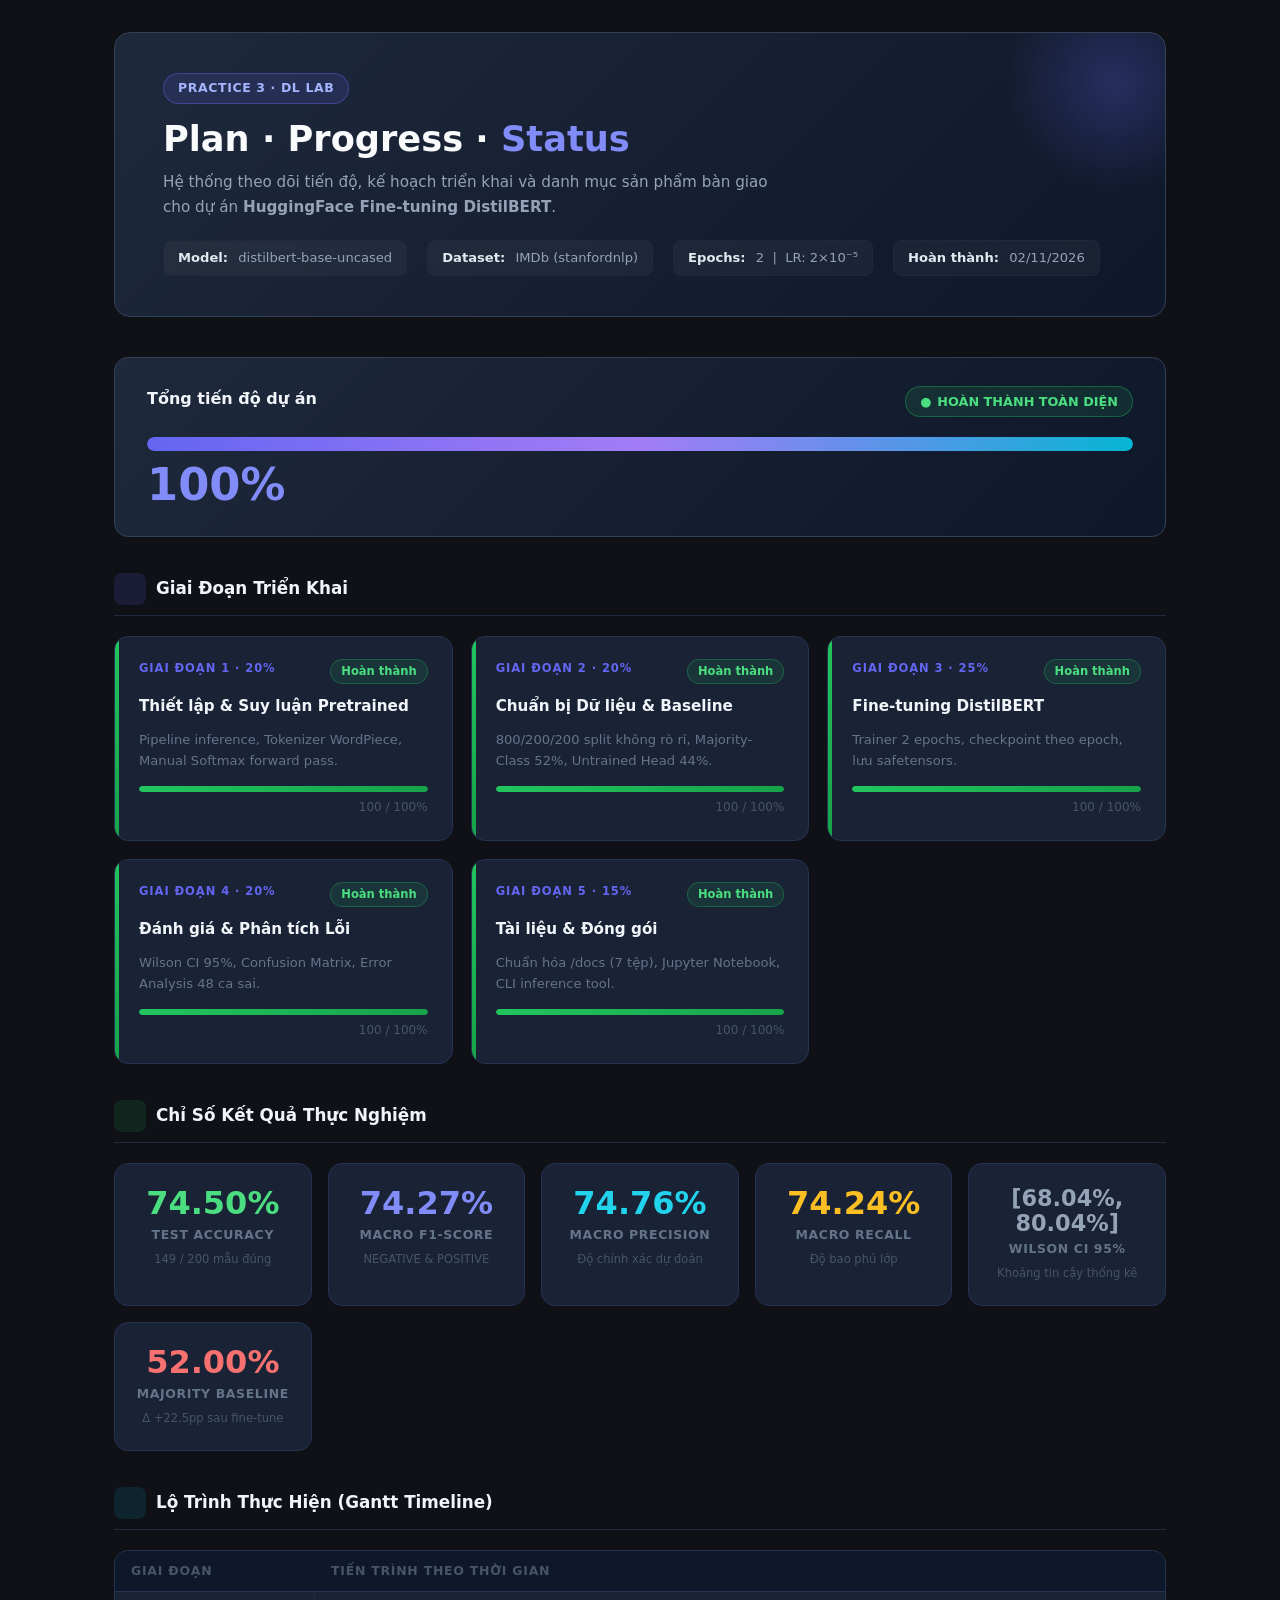
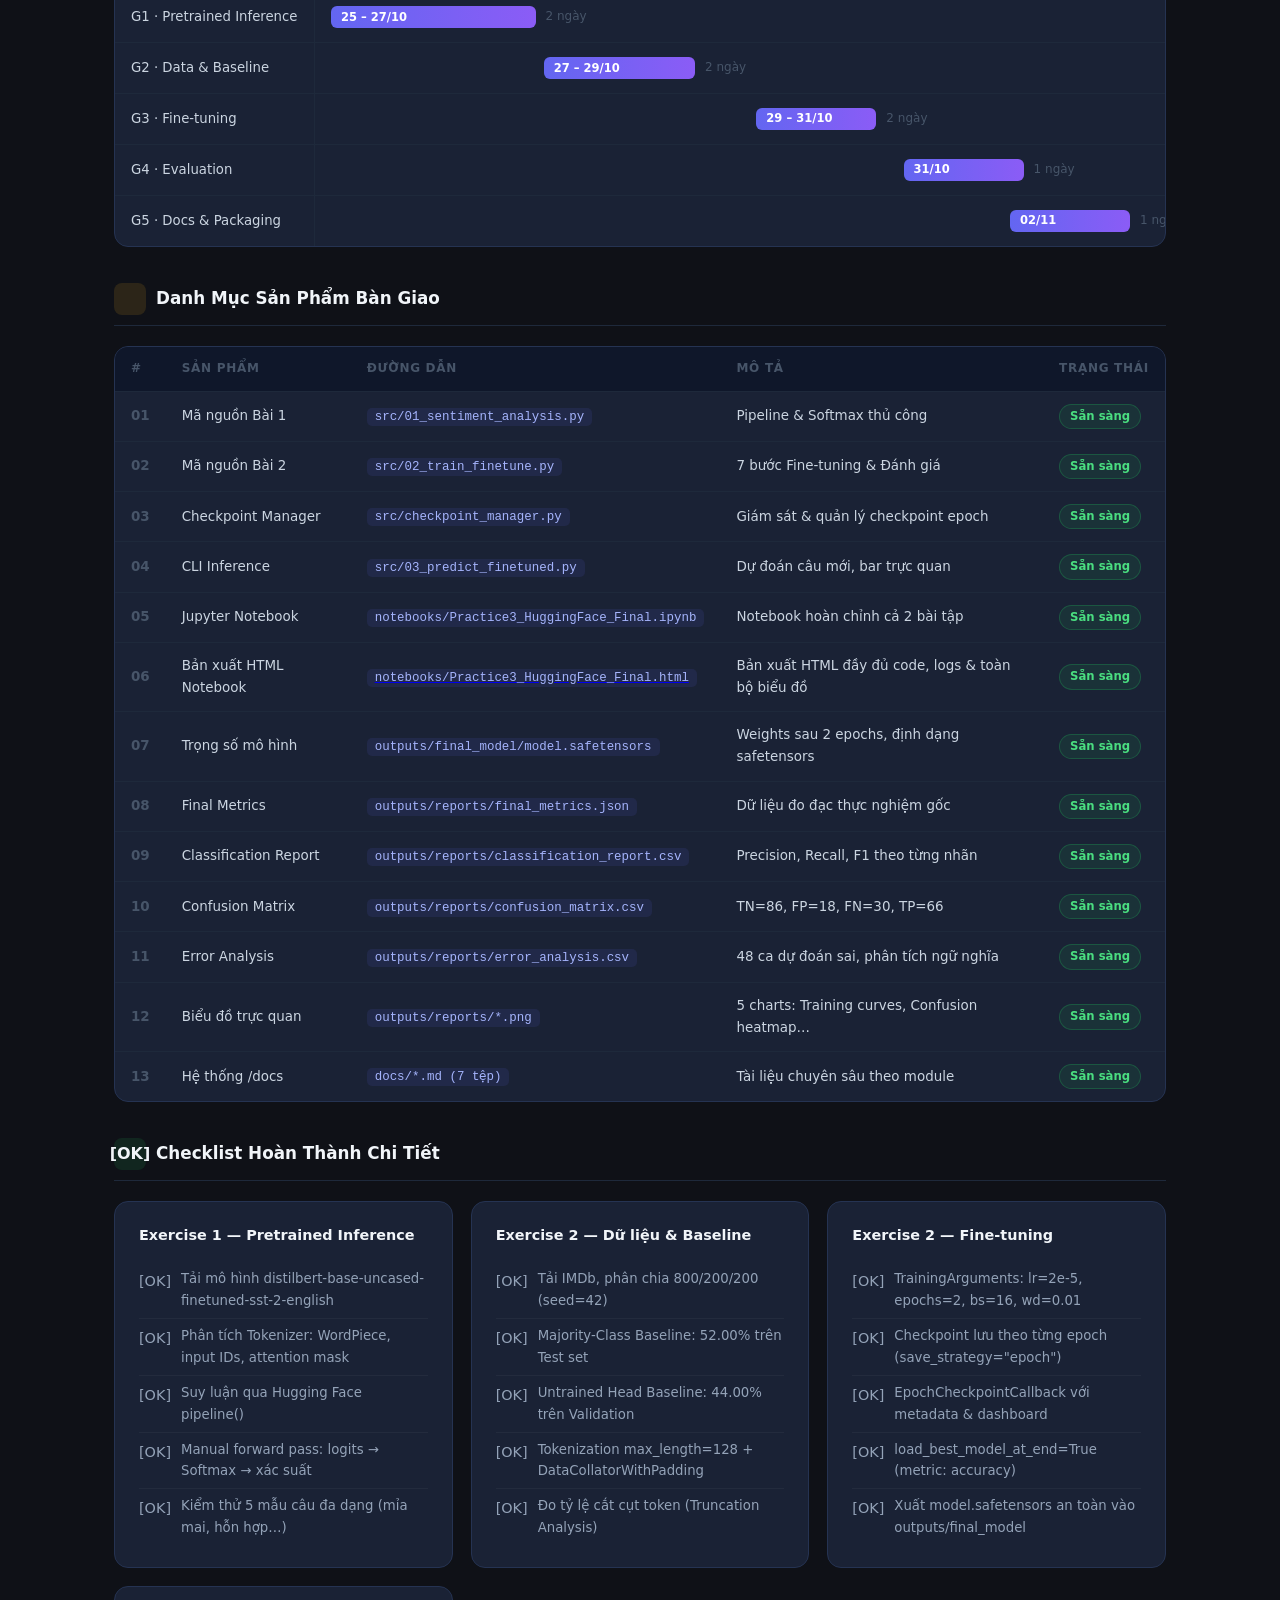
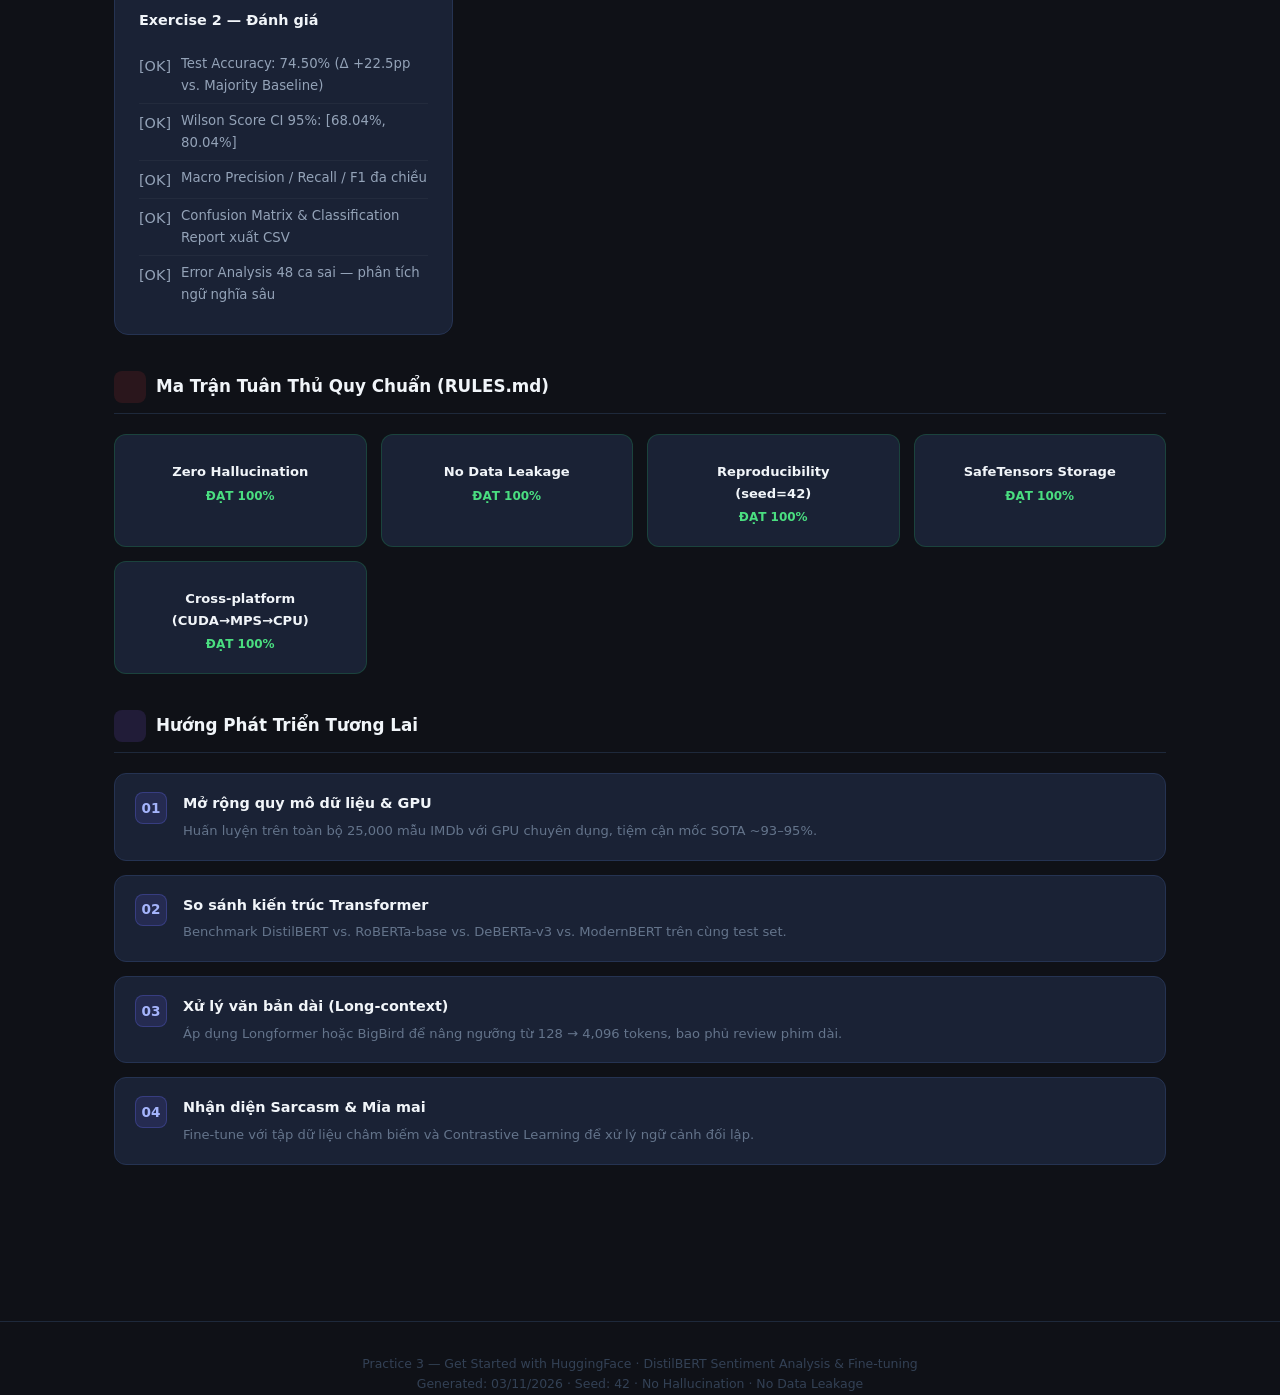
<file: docs/plan-progress-status.html>
<!DOCTYPE html>
<html lang="vi">
<head>
  <meta charset="UTF-8" />
  <meta name="viewport" content="width=device-width, initial-scale=1.0" />
  <title>Plan · Progress · Status — Practice 3: HuggingFace Fine-tuning</title>
  <style>
    /* ─── Reset & Base ─────────────────────────────────────── */
    *, *::before, *::after { box-sizing: border-box; margin: 0; padding: 0; }
    html { scroll-behavior: smooth; }
    body {
      font-family: 'Segoe UI', system-ui, -apple-system, sans-serif;
      background: #0f1117;
      color: #e2e8f0;
      line-height: 1.65;
      min-height: 100vh;
    }

    /* ─── Layout ────────────────────────────────────────────── */
    .page-wrap { max-width: 1100px; margin: 0 auto; padding: 32px 24px 80px; }

    /* ─── Header ────────────────────────────────────────────── */
    header {
      background: linear-gradient(135deg, #1e293b 0%, #0f172a 100%);
      border: 1px solid #334155;
      border-radius: 16px;
      padding: 40px 48px;
      margin-bottom: 40px;
      position: relative;
      overflow: hidden;
    }
    header::before {
      content: '';
      position: absolute;
      top: -60px; right: -60px;
      width: 220px; height: 220px;
      background: radial-gradient(circle, rgba(99,102,241,.25) 0%, transparent 70%);
      border-radius: 50%;
    }
    .header-badge {
      display: inline-flex; align-items: center; gap: 8px;
      background: rgba(99,102,241,.15); border: 1px solid rgba(99,102,241,.4);
      color: #a5b4fc; border-radius: 999px;
      padding: 4px 14px; font-size: .78rem; font-weight: 600;
      letter-spacing: .05em; text-transform: uppercase; margin-bottom: 14px;
    }
    header h1 {
      font-size: clamp(1.5rem, 3.5vw, 2.2rem);
      font-weight: 800;
      color: #f8fafc;
      line-height: 1.2;
      margin-bottom: 10px;
    }
    header h1 span { color: #818cf8; }
    header p { color: #94a3b8; font-size: .95rem; max-width: 620px; }
    .header-meta {
      margin-top: 20px;
      display: flex; flex-wrap: wrap; gap: 20px;
    }
    .meta-pill {
      display: flex; align-items: center; gap: 6px;
      background: rgba(255,255,255,.04); border: 1px solid #1e293b;
      border-radius: 8px; padding: 6px 14px; font-size: .82rem; color: #94a3b8;
    }
    .meta-pill strong { color: #e2e8f0; }

    /* ─── Section title ─────────────────────────────────────── */
    .section-title {
      display: flex; align-items: center; gap: 10px;
      font-size: 1.05rem; font-weight: 700; color: #f1f5f9;
      margin-bottom: 20px; padding-bottom: 10px;
      border-bottom: 1px solid #1e293b;
    }
    .section-icon {
      width: 32px; height: 32px; border-radius: 8px;
      display: flex; align-items: center; justify-content: center;
      font-size: 1rem; flex-shrink: 0;
    }

    /* ─── Overall Progress Card ─────────────────────────────── */
    .overall-card {
      background: linear-gradient(135deg, #1e293b, #0f172a);
      border: 1px solid #334155;
      border-radius: 14px;
      padding: 28px 32px;
      margin-bottom: 36px;
    }
    .overall-top { display: flex; justify-content: space-between; align-items: flex-start; flex-wrap: wrap; gap: 12px; margin-bottom: 20px; }
    .overall-label { font-size: 1rem; font-weight: 700; color: #f1f5f9; }
    .overall-status {
      display: inline-flex; align-items: center; gap: 6px;
      background: rgba(34,197,94,.12); border: 1px solid rgba(34,197,94,.35);
      color: #4ade80; border-radius: 999px; padding: 4px 14px; font-size: .8rem; font-weight: 700;
    }
    .overall-status::before { content: '●'; animation: pulse 2s infinite; }
    @keyframes pulse { 0%,100%{opacity:1} 50%{opacity:.4} }
    .big-progress-bar { background: #1e293b; border-radius: 999px; height: 14px; overflow: hidden; }
    .big-progress-fill {
      height: 100%; border-radius: 999px;
      background: linear-gradient(90deg, #6366f1, #8b5cf6, #06b6d4);
      width: 0%; transition: width 1.4s cubic-bezier(.4,0,.2,1);
      position: relative;
    }
    .big-progress-fill::after {
      content: ''; position: absolute; top: 0; left: 0; right: 0; bottom: 0;
      background: linear-gradient(90deg, transparent, rgba(255,255,255,.2), transparent);
      animation: shimmer 2.2s infinite;
    }
    @keyframes shimmer { 0%{transform:translateX(-100%)} 100%{transform:translateX(100%)} }
    .overall-pct { font-size: 2.8rem; font-weight: 900; color: #818cf8; line-height: 1; margin-top: 12px; }

    /* ─── Phase Grid ─────────────────────────────────────────── */
    .phases-grid {
      display: grid;
      grid-template-columns: repeat(auto-fit, minmax(300px, 1fr));
      gap: 18px;
      margin-bottom: 36px;
    }
    .phase-card {
      background: #1a2235;
      border: 1px solid #253352;
      border-radius: 14px;
      padding: 22px 24px;
      transition: border-color .2s, transform .2s;
      position: relative;
      overflow: hidden;
    }
    .phase-card:hover { border-color: #6366f1; transform: translateY(-2px); }
    .phase-card.done::before {
      content: ''; position: absolute; top: 0; left: 0;
      width: 4px; height: 100%;
      background: linear-gradient(180deg, #22c55e, #16a34a);
      border-radius: 14px 0 0 14px;
    }
    .phase-header { display: flex; align-items: flex-start; justify-content: space-between; gap: 8px; margin-bottom: 10px; }
    .phase-num {
      font-size: .72rem; font-weight: 800; letter-spacing: .08em;
      text-transform: uppercase; color: #6366f1;
    }
    .phase-tag {
      font-size: .72rem; font-weight: 700; padding: 2px 10px;
      border-radius: 999px; white-space: nowrap;
    }
    .tag-done { background: rgba(34,197,94,.12); color: #4ade80; border: 1px solid rgba(34,197,94,.3); }
    .phase-name { font-size: .95rem; font-weight: 700; color: #f1f5f9; margin-bottom: 10px; }
    .phase-desc { font-size: .82rem; color: #64748b; margin-bottom: 14px; }
    .phase-bar-wrap { background: #0f172a; border-radius: 999px; height: 6px; overflow: hidden; }
    .phase-bar {
      height: 100%; border-radius: 999px;
      background: linear-gradient(90deg, #22c55e, #16a34a);
      width: 0%; transition: width 1.4s cubic-bezier(.4,0,.2,1);
    }
    .phase-weight { font-size: .75rem; color: #475569; margin-top: 6px; text-align: right; }

    /* ─── Gantt Timeline ─────────────────────────────────────── */
    .section { margin-bottom: 36px; }
    .gantt-wrap {
      background: #1a2235; border: 1px solid #253352; border-radius: 14px; overflow: hidden;
    }
    .gantt-header {
      display: grid; grid-template-columns: 200px 1fr;
      background: #0f172a; border-bottom: 1px solid #253352; font-size: .78rem; font-weight: 700; color: #475569; text-transform: uppercase; letter-spacing: .06em;
    }
    .gantt-header div { padding: 10px 16px; }
    .gantt-row {
      display: grid; grid-template-columns: 200px 1fr;
      border-bottom: 1px solid #1e293b; align-items: center;
    }
    .gantt-row:last-child { border-bottom: none; }
    .gantt-label { padding: 14px 16px; font-size: .83rem; color: #cbd5e1; font-weight: 500; border-right: 1px solid #1e293b; }
    .gantt-track { padding: 10px 16px; }
    .gantt-bar-container { display: flex; align-items: center; gap: 10px; }
    .gantt-bar {
      height: 22px; border-radius: 6px;
      background: linear-gradient(90deg, #6366f1, #8b5cf6);
      display: flex; align-items: center; padding: 0 10px;
      font-size: .72rem; font-weight: 700; color: #fff; white-space: nowrap;
      opacity: 0; transform: scaleX(0); transform-origin: left;
      transition: opacity .5s, transform .8s cubic-bezier(.4,0,.2,1);
      min-width: 120px;
    }
    .gantt-bar.visible { opacity: 1; transform: scaleX(1); }
    .gantt-date { font-size: .75rem; color: #475569; white-space: nowrap; }

    /* ─── Metrics Row ────────────────────────────────────────── */
    .metrics-grid {
      display: grid;
      grid-template-columns: repeat(auto-fit, minmax(170px, 1fr));
      gap: 16px;
      margin-bottom: 36px;
    }
    .metric-card {
      background: #1a2235; border: 1px solid #253352; border-radius: 14px;
      padding: 22px 20px; text-align: center;
      transition: border-color .2s;
    }
    .metric-card:hover { border-color: #6366f1; }
    .metric-value { font-size: 2rem; font-weight: 900; color: #818cf8; line-height: 1.1; margin-bottom: 4px; }
    .metric-value.green { color: #4ade80; }
    .metric-value.cyan { color: #22d3ee; }
    .metric-value.amber { color: #fbbf24; }
    .metric-label { font-size: .78rem; color: #64748b; font-weight: 600; text-transform: uppercase; letter-spacing: .05em; }
    .metric-sub { font-size: .72rem; color: #475569; margin-top: 4px; }

    /* ─── Deliverables Table ─────────────────────────────────── */
    .table-wrap {
      background: #1a2235; border: 1px solid #253352; border-radius: 14px;
      overflow: auto; margin-bottom: 36px;
    }
    table { width: 100%; border-collapse: collapse; font-size: .84rem; }
    thead { background: #0f172a; }
    thead th { padding: 12px 16px; text-align: left; font-size: .75rem; font-weight: 700; text-transform: uppercase; letter-spacing: .06em; color: #475569; white-space: nowrap; }
    tbody tr { border-top: 1px solid #1e293b; transition: background .15s; }
    tbody tr:hover { background: rgba(99,102,241,.06); }
    td { padding: 12px 16px; color: #cbd5e1; vertical-align: middle; }
    td:first-child { color: #475569; font-weight: 700; text-align: center; }
    .code-path { font-family: 'Consolas', 'Fira Code', monospace; font-size: .78rem; color: #a5b4fc; background: rgba(99,102,241,.1); padding: 2px 8px; border-radius: 5px; white-space: nowrap; }
    .badge-ready { display: inline-flex; align-items: center; gap: 5px; background: rgba(34,197,94,.1); color: #4ade80; border: 1px solid rgba(34,197,94,.25); border-radius: 999px; padding: 2px 10px; font-size: .73rem; font-weight: 700; white-space: nowrap; }

    /* ─── Checklist ──────────────────────────────────────────── */
    .checklist-grid {
      display: grid;
      grid-template-columns: repeat(auto-fit, minmax(320px, 1fr));
      gap: 18px;
      margin-bottom: 36px;
    }
    .checklist-card {
      background: #1a2235; border: 1px solid #253352; border-radius: 14px; padding: 22px 24px;
    }
    .checklist-card h3 { font-size: .9rem; font-weight: 700; color: #f1f5f9; margin-bottom: 14px; }
    .check-item {
      display: flex; align-items: flex-start; gap: 10px;
      padding: 6px 0; border-bottom: 1px solid rgba(255,255,255,.04); font-size: .83rem; color: #94a3b8;
    }
    .check-item:last-child { border-bottom: none; }
    .check-icon { font-size: .9rem; margin-top: 2px; flex-shrink: 0; }

    /* ─── Compliance Matrix ──────────────────────────────────── */
    .compliance-grid {
      display: grid; grid-template-columns: repeat(auto-fit, minmax(200px,1fr)); gap: 14px; margin-bottom: 36px;
    }
    .comp-card {
      background: #1a2235; border: 1px solid rgba(34,197,94,.2); border-radius: 12px; padding: 18px 20px; text-align: center;
    }
    .comp-icon { font-size: 1.6rem; margin-bottom: 8px; }
    .comp-name { font-size: .82rem; font-weight: 700; color: #f1f5f9; margin-bottom: 4px; }
    .comp-result { font-size: .75rem; color: #4ade80; font-weight: 700; }

    /* ─── Roadmap ────────────────────────────────────────────── */
    .roadmap-list { display: flex; flex-direction: column; gap: 14px; }
    .roadmap-item {
      display: flex; align-items: flex-start; gap: 16px;
      background: #1a2235; border: 1px solid #253352; border-radius: 12px; padding: 18px 20px;
    }
    .roadmap-num {
      width: 32px; height: 32px; border-radius: 8px;
      background: rgba(99,102,241,.15); border: 1px solid rgba(99,102,241,.3);
      color: #a5b4fc; font-weight: 800; font-size: .85rem;
      display: flex; align-items: center; justify-content: center; flex-shrink: 0;
    }
    .roadmap-text strong { display: block; font-size: .9rem; color: #f1f5f9; margin-bottom: 4px; }
    .roadmap-text p { font-size: .82rem; color: #64748b; }

    /* ─── Footer ─────────────────────────────────────────────── */
    footer {
      text-align: center; font-size: .78rem; color: #334155; padding-top: 32px; border-top: 1px solid #1e293b; margin-top: 40px;
    }

    /* ─── Responsive ─────────────────────────────────────────── */
    @media (max-width: 640px) {
      .gantt-header, .gantt-row { grid-template-columns: 130px 1fr; }
      .overall-pct { font-size: 2rem; }
    }
  </style>
</head>
<body>
<div class="page-wrap">

  <!-- ── HEADER ─────────────────────────────────────────────── -->
  <header>
    <div class="header-badge">Practice 3 · DL Lab</div>
    <h1>Plan · Progress · <span>Status</span></h1>
    <p>Hệ thống theo dõi tiến độ, kế hoạch triển khai và danh mục sản phẩm bàn giao cho dự án <strong>HuggingFace Fine-tuning DistilBERT</strong>.</p>
    <div class="header-meta">
      <div class="meta-pill"><strong>Model:</strong>&nbsp;distilbert-base-uncased</div>
      <div class="meta-pill"><strong>Dataset:</strong>&nbsp;IMDb (stanfordnlp)</div>
      <div class="meta-pill"><strong>Epochs:</strong>&nbsp;2 &nbsp;|&nbsp; LR: 2×10⁻⁵</div>
      <div class="meta-pill"><strong>Hoàn thành:</strong>&nbsp;02/11/2026</div>
    </div>
  </header>

  <!-- ── 1. OVERALL PROGRESS ────────────────────────────────── -->
  <div class="overall-card">
    <div class="overall-top">
      <div class="overall-label">Tổng tiến độ dự án</div>
      <div class="overall-status">HOÀN THÀNH TOÀN DIỆN</div>
    </div>
    <div class="big-progress-bar">
      <div class="big-progress-fill" id="overall-bar"></div>
    </div>
    <div class="overall-pct" id="overall-pct">0%</div>
  </div>

  <!-- ── 2. PHASE CARDS ──────────────────────────────────────── -->
  <div class="section">
    <div class="section-title">
      <div class="section-icon" style="background:rgba(99,102,241,.15)"></div>
      Giai Đoạn Triển Khai
    </div>
    <div class="phases-grid" id="phases-grid">

      <div class="phase-card done">
        <div class="phase-header">
          <div class="phase-num">Giai đoạn 1 · 20%</div>
          <div class="phase-tag tag-done">Hoàn thành</div>
        </div>
        <div class="phase-name">Thiết lập &amp; Suy luận Pretrained</div>
        <div class="phase-desc">Pipeline inference, Tokenizer WordPiece, Manual Softmax forward pass.</div>
        <div class="phase-bar-wrap"><div class="phase-bar" data-pct="100"></div></div>
        <div class="phase-weight">100 / 100%</div>
      </div>

      <div class="phase-card done">
        <div class="phase-header">
          <div class="phase-num">Giai đoạn 2 · 20%</div>
          <div class="phase-tag tag-done">Hoàn thành</div>
        </div>
        <div class="phase-name">Chuẩn bị Dữ liệu &amp; Baseline</div>
        <div class="phase-desc">800/200/200 split không rò rỉ, Majority-Class 52%, Untrained Head 44%.</div>
        <div class="phase-bar-wrap"><div class="phase-bar" data-pct="100"></div></div>
        <div class="phase-weight">100 / 100%</div>
      </div>

      <div class="phase-card done">
        <div class="phase-header">
          <div class="phase-num">Giai đoạn 3 · 25%</div>
          <div class="phase-tag tag-done">Hoàn thành</div>
        </div>
        <div class="phase-name">Fine-tuning DistilBERT</div>
        <div class="phase-desc">Trainer 2 epochs, checkpoint theo epoch, lưu safetensors.</div>
        <div class="phase-bar-wrap"><div class="phase-bar" data-pct="100"></div></div>
        <div class="phase-weight">100 / 100%</div>
      </div>

      <div class="phase-card done">
        <div class="phase-header">
          <div class="phase-num">Giai đoạn 4 · 20%</div>
          <div class="phase-tag tag-done">Hoàn thành</div>
        </div>
        <div class="phase-name">Đánh giá &amp; Phân tích Lỗi</div>
        <div class="phase-desc">Wilson CI 95%, Confusion Matrix, Error Analysis 48 ca sai.</div>
        <div class="phase-bar-wrap"><div class="phase-bar" data-pct="100"></div></div>
        <div class="phase-weight">100 / 100%</div>
      </div>

      <div class="phase-card done">
        <div class="phase-header">
          <div class="phase-num">Giai đoạn 5 · 15%</div>
          <div class="phase-tag tag-done">Hoàn thành</div>
        </div>
        <div class="phase-name">Tài liệu &amp; Đóng gói</div>
        <div class="phase-desc">Chuẩn hóa /docs (7 tệp), Jupyter Notebook, CLI inference tool.</div>
        <div class="phase-bar-wrap"><div class="phase-bar" data-pct="100"></div></div>
        <div class="phase-weight">100 / 100%</div>
      </div>

    </div>
  </div>

  <!-- ── 3. KEY METRICS ─────────────────────────────────────── -->
  <div class="section">
    <div class="section-title">
      <div class="section-icon" style="background:rgba(34,197,94,.12)"></div>
      Chỉ Số Kết Quả Thực Nghiệm
    </div>
    <div class="metrics-grid">
      <div class="metric-card">
        <div class="metric-value green">74.50%</div>
        <div class="metric-label">Test Accuracy</div>
        <div class="metric-sub">149 / 200 mẫu đúng</div>
      </div>
      <div class="metric-card">
        <div class="metric-value">74.27%</div>
        <div class="metric-label">Macro F1-Score</div>
        <div class="metric-sub">NEGATIVE &amp; POSITIVE</div>
      </div>
      <div class="metric-card">
        <div class="metric-value cyan">74.76%</div>
        <div class="metric-label">Macro Precision</div>
        <div class="metric-sub">Độ chính xác dự đoán</div>
      </div>
      <div class="metric-card">
        <div class="metric-value amber">74.24%</div>
        <div class="metric-label">Macro Recall</div>
        <div class="metric-sub">Độ bao phủ lớp</div>
      </div>
      <div class="metric-card">
        <div class="metric-value" style="font-size:1.4rem; color:#94a3b8;">[68.04%, 80.04%]</div>
        <div class="metric-label">Wilson CI 95%</div>
        <div class="metric-sub">Khoảng tin cậy thống kê</div>
      </div>
      <div class="metric-card">
        <div class="metric-value" style="color:#f87171">52.00%</div>
        <div class="metric-label">Majority Baseline</div>
        <div class="metric-sub">Δ +22.5pp sau fine-tune</div>
      </div>
    </div>
  </div>

  <!-- ── 4. GANTT TIMELINE ──────────────────────────────────── -->
  <div class="section">
    <div class="section-title">
      <div class="section-icon" style="background:rgba(6,182,212,.12)"></div>
      Lộ Trình Thực Hiện (Gantt Timeline)
    </div>
    <div class="gantt-wrap">
      <div class="gantt-header">
        <div>Giai đoạn</div>
        <div>Tiến trình theo thời gian</div>
      </div>

      <div class="gantt-row">
        <div class="gantt-label">G1 · Pretrained Inference</div>
        <div class="gantt-track">
          <div class="gantt-bar-container">
            <div class="gantt-bar" style="width:25%">25 – 27/10</div>
            <div class="gantt-date">2 ngày</div>
          </div>
        </div>
      </div>

      <div class="gantt-row">
        <div class="gantt-label">G2 · Data &amp; Baseline</div>
        <div class="gantt-track">
          <div class="gantt-bar-container" style="padding-left:26%">
            <div class="gantt-bar" style="width:25%">27 – 29/10</div>
            <div class="gantt-date">2 ngày</div>
          </div>
        </div>
      </div>

      <div class="gantt-row">
        <div class="gantt-label">G3 · Fine-tuning</div>
        <div class="gantt-track">
          <div class="gantt-bar-container" style="padding-left:52%">
            <div class="gantt-bar" style="width:25%">29 – 31/10</div>
            <div class="gantt-date">2 ngày</div>
          </div>
        </div>
      </div>

      <div class="gantt-row">
        <div class="gantt-label">G4 · Evaluation</div>
        <div class="gantt-track">
          <div class="gantt-bar-container" style="padding-left:70%">
            <div class="gantt-bar" style="width:14%">31/10</div>
            <div class="gantt-date">1 ngày</div>
          </div>
        </div>
      </div>

      <div class="gantt-row">
        <div class="gantt-label">G5 · Docs &amp; Packaging</div>
        <div class="gantt-track">
          <div class="gantt-bar-container" style="padding-left:83%">
            <div class="gantt-bar" style="width:14%">02/11</div>
            <div class="gantt-date">1 ngày</div>
          </div>
        </div>
      </div>

    </div>
  </div>

  <!-- ── 5. DELIVERABLES TABLE ──────────────────────────────── -->
  <div class="section">
    <div class="section-title">
      <div class="section-icon" style="background:rgba(251,191,36,.12)"></div>
      Danh Mục Sản Phẩm Bàn Giao
    </div>
    <div class="table-wrap">
      <table>
        <thead>
          <tr>
            <th>#</th>
            <th>Sản phẩm</th>
            <th>Đường dẫn</th>
            <th>Mô tả</th>
            <th>Trạng thái</th>
          </tr>
        </thead>
        <tbody>
          <tr><td>01</td><td>Mã nguồn Bài 1</td><td><code class="code-path">src/01_sentiment_analysis.py</code></td><td>Pipeline &amp; Softmax thủ công</td><td><span class="badge-ready">Sẵn sàng</span></td></tr>
          <tr><td>02</td><td>Mã nguồn Bài 2</td><td><code class="code-path">src/02_train_finetune.py</code></td><td>7 bước Fine-tuning &amp; Đánh giá</td><td><span class="badge-ready">Sẵn sàng</span></td></tr>
          <tr><td>03</td><td>Checkpoint Manager</td><td><code class="code-path">src/checkpoint_manager.py</code></td><td>Giám sát &amp; quản lý checkpoint epoch</td><td><span class="badge-ready">Sẵn sàng</span></td></tr>
          <tr><td>04</td><td>CLI Inference</td><td><code class="code-path">src/03_predict_finetuned.py</code></td><td>Dự đoán câu mới, bar trực quan</td><td><span class="badge-ready">Sẵn sàng</span></td></tr>
          <tr><td>05</td><td>Jupyter Notebook</td><td><code class="code-path">notebooks/Practice3_HuggingFace_Final.ipynb</code></td><td>Notebook hoàn chỉnh cả 2 bài tập</td><td><span class="badge-ready">Sẵn sàng</span></td></tr>
          <tr><td>06</td><td>Bản xuất HTML Notebook</td><td><a href="../notebooks/Practice3_HuggingFace_Final.html" target="_blank"><code class="code-path">notebooks/Practice3_HuggingFace_Final.html</code></a></td><td>Bản xuất HTML đầy đủ code, logs &amp; toàn bộ biểu đồ</td><td><span class="badge-ready">Sẵn sàng</span></td></tr>
          <tr><td>07</td><td>Trọng số mô hình</td><td><code class="code-path">outputs/final_model/model.safetensors</code></td><td>Weights sau 2 epochs, định dạng safetensors</td><td><span class="badge-ready">Sẵn sàng</span></td></tr>
          <tr><td>08</td><td>Final Metrics</td><td><code class="code-path">outputs/reports/final_metrics.json</code></td><td>Dữ liệu đo đạc thực nghiệm gốc</td><td><span class="badge-ready">Sẵn sàng</span></td></tr>
          <tr><td>09</td><td>Classification Report</td><td><code class="code-path">outputs/reports/classification_report.csv</code></td><td>Precision, Recall, F1 theo từng nhãn</td><td><span class="badge-ready">Sẵn sàng</span></td></tr>
          <tr><td>10</td><td>Confusion Matrix</td><td><code class="code-path">outputs/reports/confusion_matrix.csv</code></td><td>TN=86, FP=18, FN=30, TP=66</td><td><span class="badge-ready">Sẵn sàng</span></td></tr>
          <tr><td>11</td><td>Error Analysis</td><td><code class="code-path">outputs/reports/error_analysis.csv</code></td><td>48 ca dự đoán sai, phân tích ngữ nghĩa</td><td><span class="badge-ready">Sẵn sàng</span></td></tr>
          <tr><td>12</td><td>Biểu đồ trực quan</td><td><code class="code-path">outputs/reports/*.png</code></td><td>5 charts: Training curves, Confusion heatmap…</td><td><span class="badge-ready">Sẵn sàng</span></td></tr>
          <tr><td>13</td><td>Hệ thống /docs</td><td><code class="code-path">docs/*.md (7 tệp)</code></td><td>Tài liệu chuyên sâu theo module</td><td><span class="badge-ready">Sẵn sàng</span></td></tr>
        </tbody>
      </table>
    </div>
  </div>

  <!-- ── 6. CHECKLIST ───────────────────────────────────────── -->
  <div class="section">
    <div class="section-title">
      <div class="section-icon" style="background:rgba(34,197,94,.12)">[OK]</div>
      Checklist Hoàn Thành Chi Tiết
    </div>
    <div class="checklist-grid">

      <div class="checklist-card">
        <h3>Exercise 1 — Pretrained Inference</h3>
        <div class="check-item"><span class="check-icon">[OK]</span>Tải mô hình distilbert-base-uncased-finetuned-sst-2-english</div>
        <div class="check-item"><span class="check-icon">[OK]</span>Phân tích Tokenizer: WordPiece, input IDs, attention mask</div>
        <div class="check-item"><span class="check-icon">[OK]</span>Suy luận qua Hugging Face pipeline()</div>
        <div class="check-item"><span class="check-icon">[OK]</span>Manual forward pass: logits → Softmax → xác suất</div>
        <div class="check-item"><span class="check-icon">[OK]</span>Kiểm thử 5 mẫu câu đa dạng (mỉa mai, hỗn hợp…)</div>
      </div>

      <div class="checklist-card">
        <h3>Exercise 2 — Dữ liệu &amp; Baseline</h3>
        <div class="check-item"><span class="check-icon">[OK]</span>Tải IMDb, phân chia 800/200/200 (seed=42)</div>
        <div class="check-item"><span class="check-icon">[OK]</span>Majority-Class Baseline: 52.00% trên Test set</div>
        <div class="check-item"><span class="check-icon">[OK]</span>Untrained Head Baseline: 44.00% trên Validation</div>
        <div class="check-item"><span class="check-icon">[OK]</span>Tokenization max_length=128 + DataCollatorWithPadding</div>
        <div class="check-item"><span class="check-icon">[OK]</span>Đo tỷ lệ cắt cụt token (Truncation Analysis)</div>
      </div>

      <div class="checklist-card">
        <h3>Exercise 2 — Fine-tuning</h3>
        <div class="check-item"><span class="check-icon">[OK]</span>TrainingArguments: lr=2e-5, epochs=2, bs=16, wd=0.01</div>
        <div class="check-item"><span class="check-icon">[OK]</span>Checkpoint lưu theo từng epoch (save_strategy="epoch")</div>
        <div class="check-item"><span class="check-icon">[OK]</span>EpochCheckpointCallback với metadata &amp; dashboard</div>
        <div class="check-item"><span class="check-icon">[OK]</span>load_best_model_at_end=True (metric: accuracy)</div>
        <div class="check-item"><span class="check-icon">[OK]</span>Xuất model.safetensors an toàn vào outputs/final_model</div>
      </div>

      <div class="checklist-card">
        <h3>Exercise 2 — Đánh giá</h3>
        <div class="check-item"><span class="check-icon">[OK]</span>Test Accuracy: 74.50% (Δ +22.5pp vs. Majority Baseline)</div>
        <div class="check-item"><span class="check-icon">[OK]</span>Wilson Score CI 95%: [68.04%, 80.04%]</div>
        <div class="check-item"><span class="check-icon">[OK]</span>Macro Precision / Recall / F1 đa chiều</div>
        <div class="check-item"><span class="check-icon">[OK]</span>Confusion Matrix &amp; Classification Report xuất CSV</div>
        <div class="check-item"><span class="check-icon">[OK]</span>Error Analysis 48 ca sai — phân tích ngữ nghĩa sâu</div>
      </div>

    </div>
  </div>

  <!-- ── 7. COMPLIANCE MATRIX ───────────────────────────────── -->
  <div class="section">
    <div class="section-title">
      <div class="section-icon" style="background:rgba(239,68,68,.12)"></div>
      Ma Trận Tuân Thủ Quy Chuẩn (RULES.md)
    </div>
    <div class="compliance-grid">
      <div class="comp-card">
        <div class="comp-icon"></div>
        <div class="comp-name">Zero Hallucination</div>
        <div class="comp-result">ĐẠT 100%</div>
      </div>
      <div class="comp-card">
        <div class="comp-icon"></div>
        <div class="comp-name">No Data Leakage</div>
        <div class="comp-result">ĐẠT 100%</div>
      </div>
      <div class="comp-card">
        <div class="comp-icon"></div>
        <div class="comp-name">Reproducibility<br>(seed=42)</div>
        <div class="comp-result">ĐẠT 100%</div>
      </div>
      <div class="comp-card">
        <div class="comp-icon"></div>
        <div class="comp-name">SafeTensors Storage</div>
        <div class="comp-result">ĐẠT 100%</div>
      </div>
      <div class="comp-card">
        <div class="comp-icon"></div>
        <div class="comp-name">Cross-platform<br>(CUDA→MPS→CPU)</div>
        <div class="comp-result">ĐẠT 100%</div>
      </div>
    </div>
  </div>

  <!-- ── 8. ROADMAP ─────────────────────────────────────────── -->
  <div class="section">
    <div class="section-title">
      <div class="section-icon" style="background:rgba(139,92,246,.15)"></div>
      Hướng Phát Triển Tương Lai
    </div>
    <div class="roadmap-list">
      <div class="roadmap-item">
        <div class="roadmap-num">01</div>
        <div class="roadmap-text">
          <strong>Mở rộng quy mô dữ liệu &amp; GPU</strong>
          <p>Huấn luyện trên toàn bộ 25,000 mẫu IMDb với GPU chuyên dụng, tiệm cận mốc SOTA ~93–95%.</p>
        </div>
      </div>
      <div class="roadmap-item">
        <div class="roadmap-num">02</div>
        <div class="roadmap-text">
          <strong>So sánh kiến trúc Transformer</strong>
          <p>Benchmark DistilBERT vs. RoBERTa-base vs. DeBERTa-v3 vs. ModernBERT trên cùng test set.</p>
        </div>
      </div>
      <div class="roadmap-item">
        <div class="roadmap-num">03</div>
        <div class="roadmap-text">
          <strong>Xử lý văn bản dài (Long-context)</strong>
          <p>Áp dụng Longformer hoặc BigBird để nâng ngưỡng từ 128 → 4,096 tokens, bao phủ review phim dài.</p>
        </div>
      </div>
      <div class="roadmap-item">
        <div class="roadmap-num">04</div>
        <div class="roadmap-text">
          <strong>Nhận diện Sarcasm &amp; Mỉa mai</strong>
          <p>Fine-tune với tập dữ liệu châm biếm và Contrastive Learning để xử lý ngữ cảnh đối lập.</p>
        </div>
      </div>
    </div>
  </div>

</div><!-- /.page-wrap -->

<footer>
  Practice 3 — Get Started with HuggingFace · DistilBERT Sentiment Analysis &amp; Fine-tuning<br>
  Generated: 03/11/2026 · Seed: 42 · No Hallucination · No Data Leakage
</footer>

<!-- ── Animations ──────────────────────────────────────────── -->
<script>
  // Overall bar animation
  function animateCounter(el, target, suffix, duration) {
    let start = null;
    function step(ts) {
      if (!start) start = ts;
      const progress = Math.min((ts - start) / duration, 1);
      const ease = 1 - Math.pow(1 - progress, 3);
      el.textContent = Math.round(ease * target) + suffix;
      if (progress < 1) requestAnimationFrame(step);
    }
    requestAnimationFrame(step);
  }

  // Intersection Observer for scroll-triggered animations
  const io = new IntersectionObserver((entries) => {
    entries.forEach(entry => {
      if (!entry.isIntersecting) return;

      // Overall progress bar
      const ob = entry.target.querySelector('#overall-bar');
      if (ob) {
        ob.style.width = '100%';
        animateCounter(document.getElementById('overall-pct'), 100, '%', 1400);
        io.unobserve(entry.target);
      }

      // Phase bars
      entry.target.querySelectorAll('.phase-bar[data-pct]').forEach(bar => {
        setTimeout(() => { bar.style.width = bar.dataset.pct + '%'; }, 200);
      });

      // Gantt bars
      entry.target.querySelectorAll('.gantt-bar').forEach((bar, i) => {
        setTimeout(() => bar.classList.add('visible'), i * 180);
      });
    });
  }, { threshold: 0.15 });

  // Observe the overall card
  const overallCard = document.querySelector('.overall-card');
  if (overallCard) io.observe(overallCard);

  // Observe phases grid
  const pg = document.getElementById('phases-grid');
  if (pg) io.observe(pg);

  // Observe gantt
  const gw = document.querySelector('.gantt-wrap');
  if (gw) io.observe(gw);
</script>
</body>
</html>
</file>
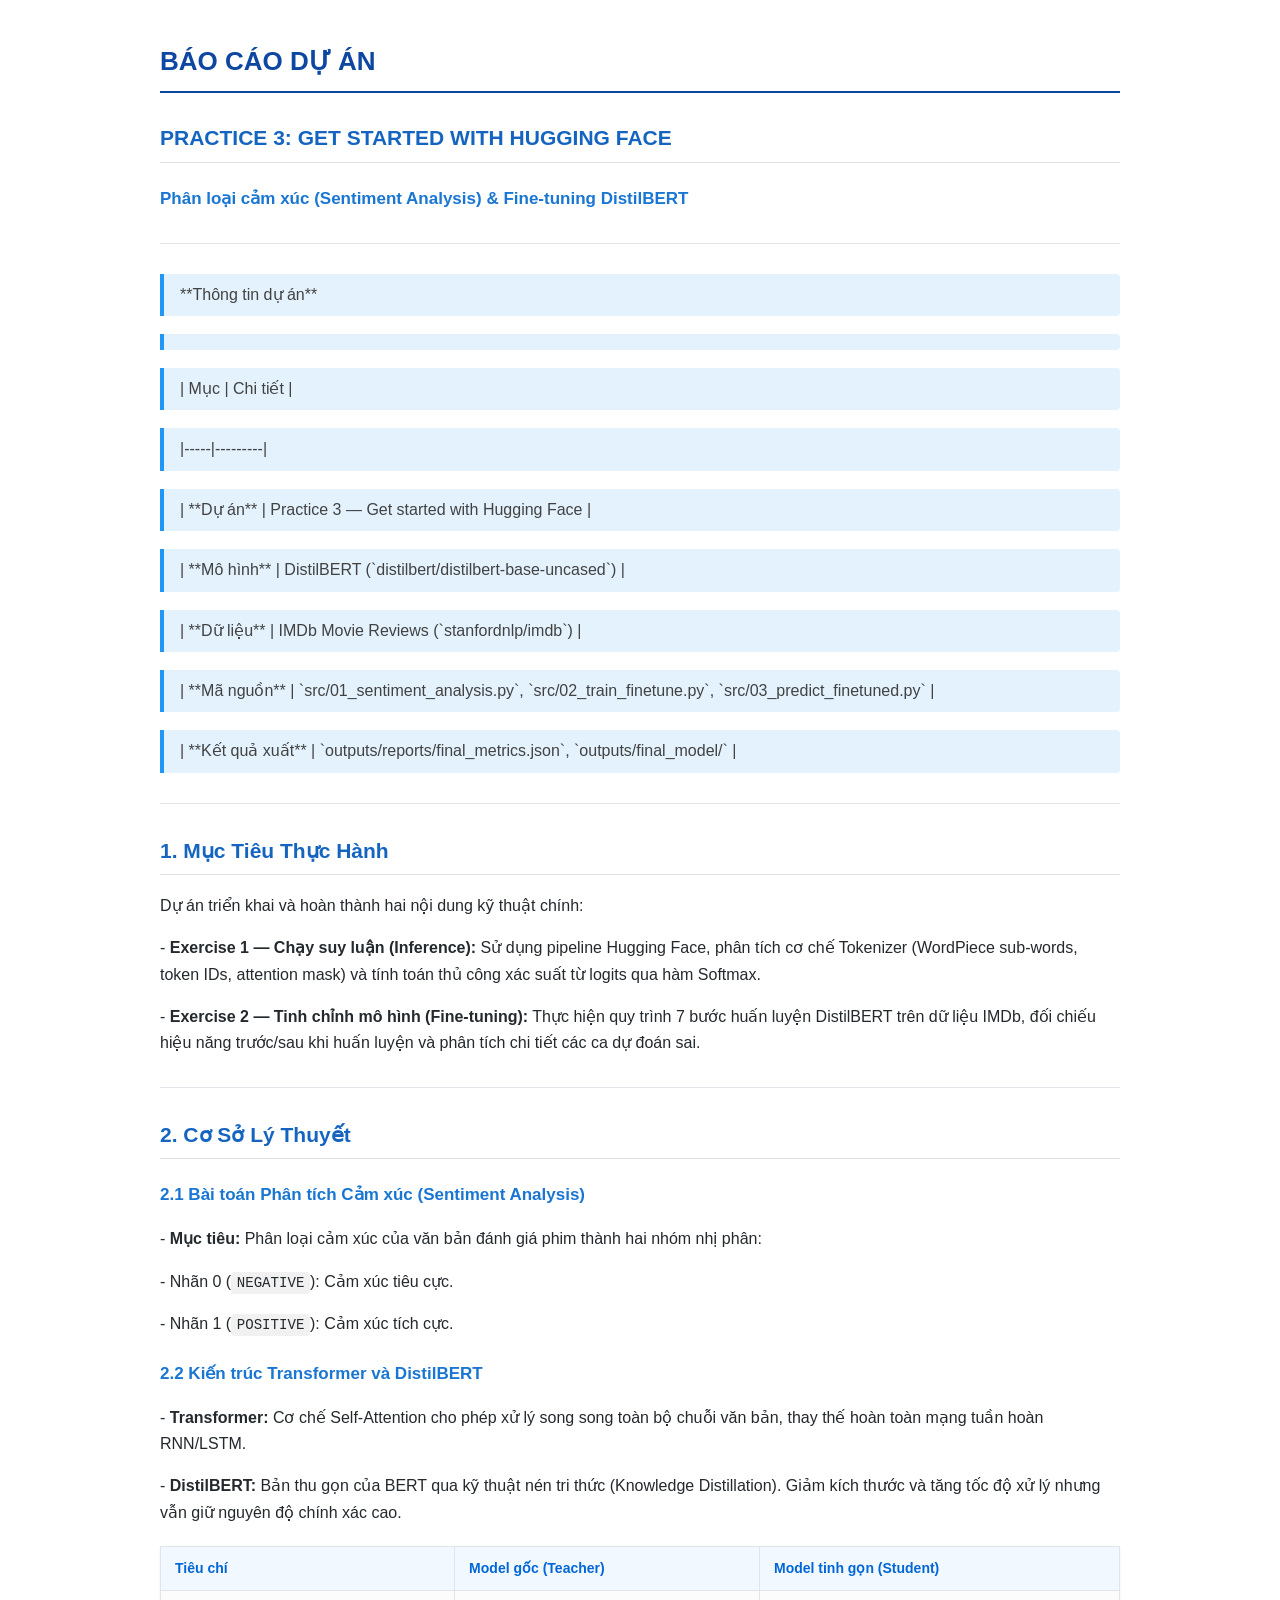
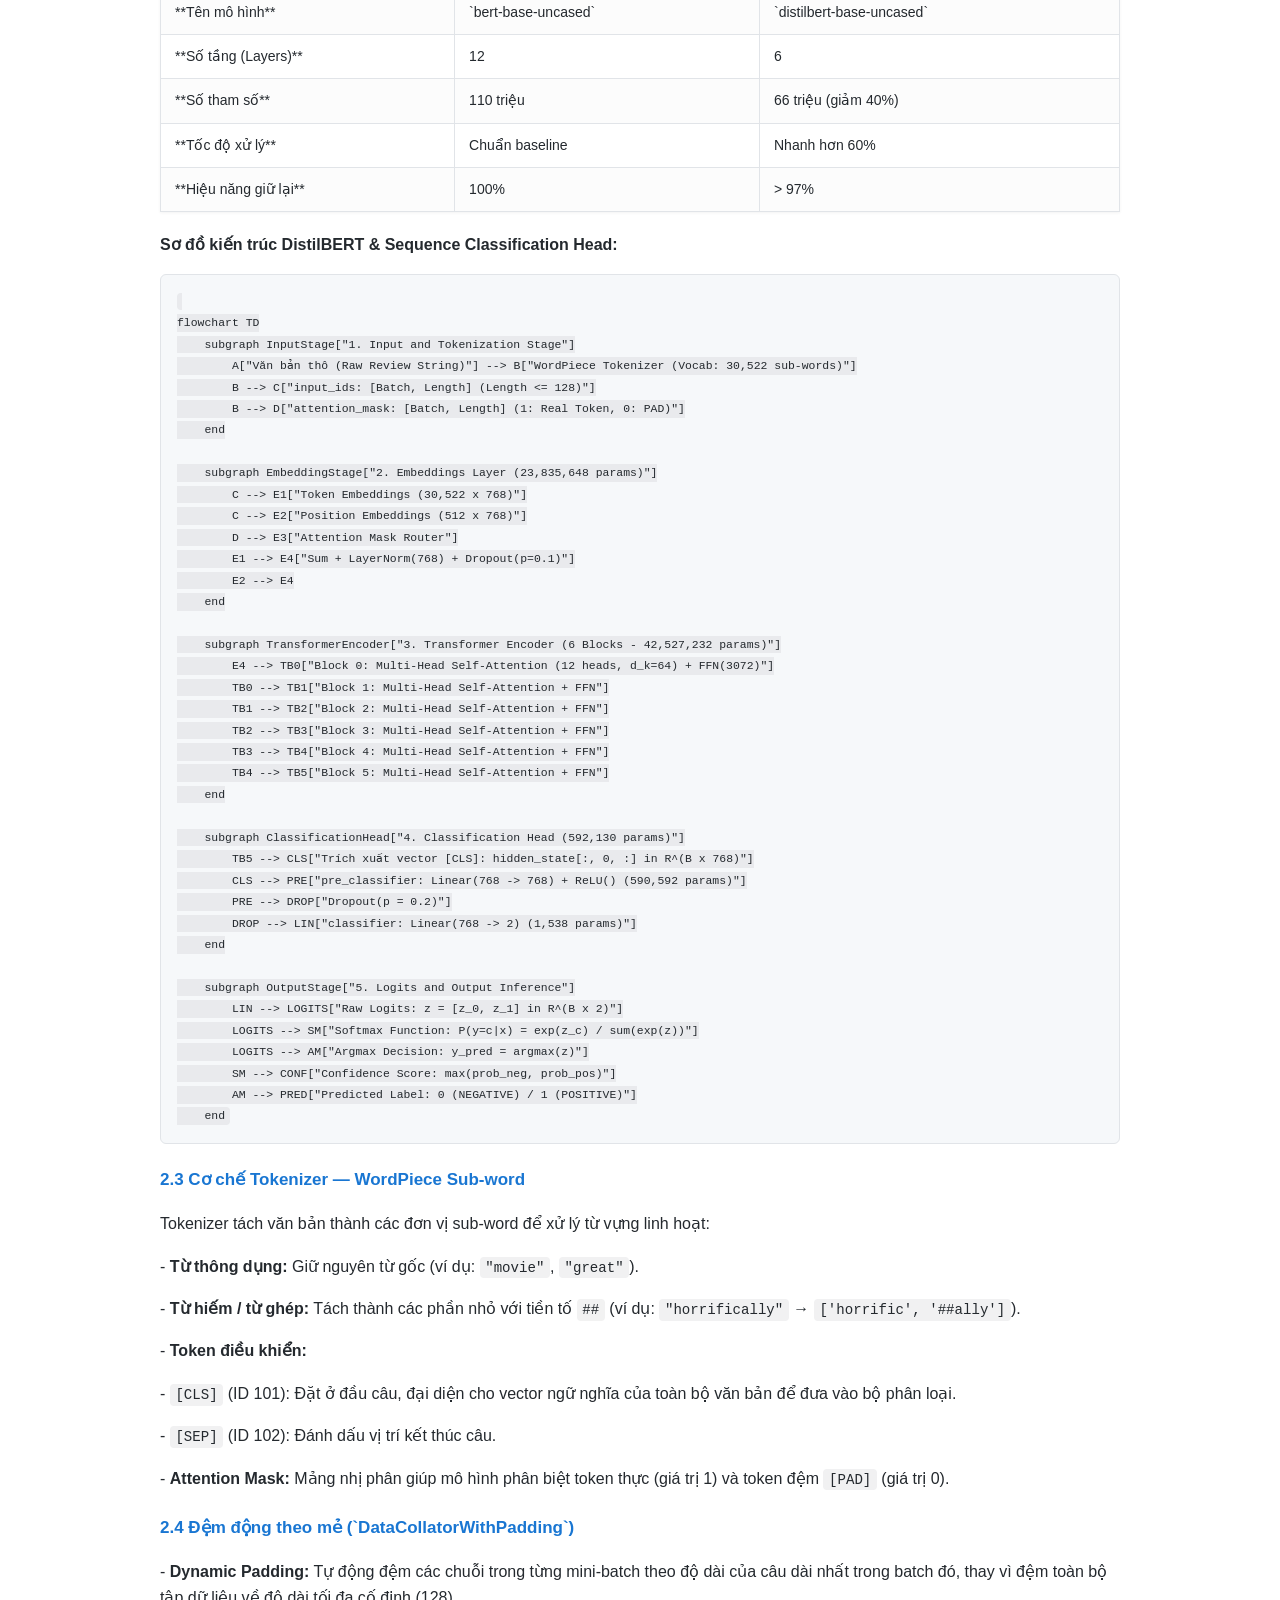
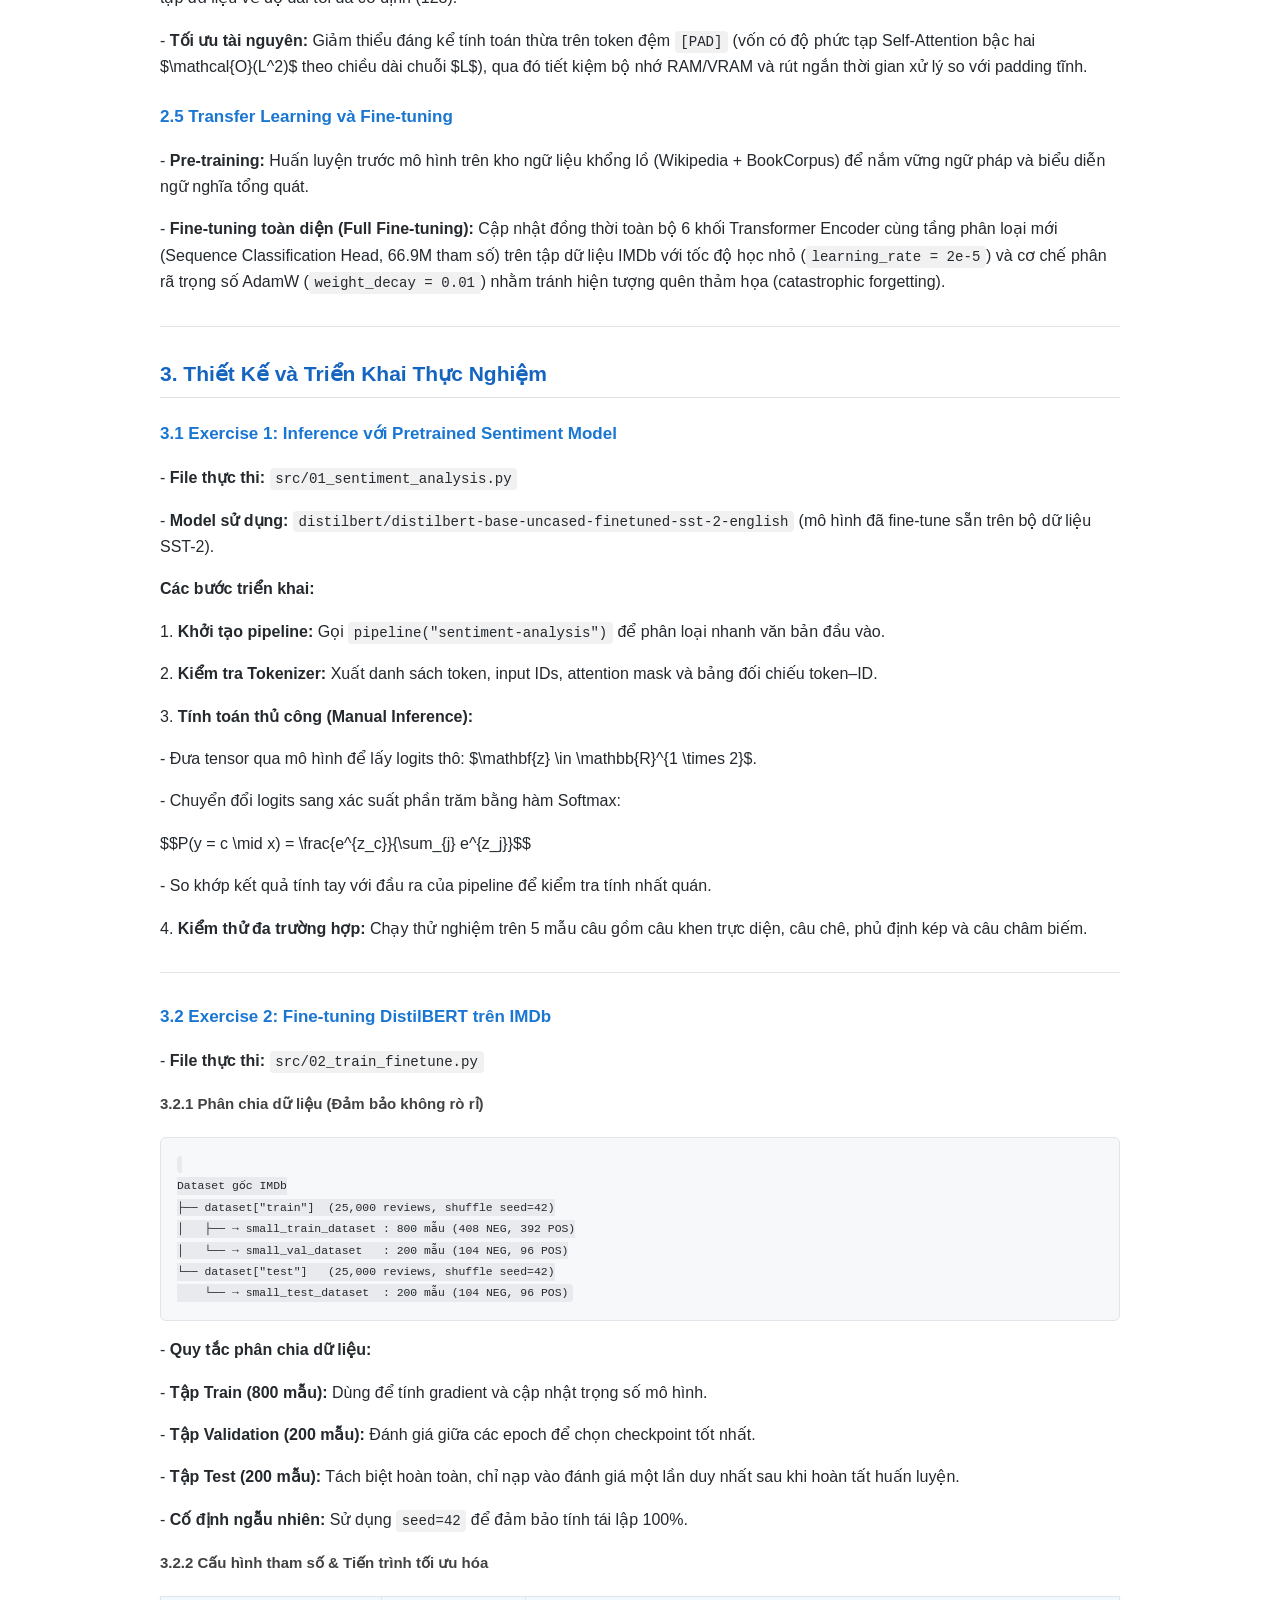
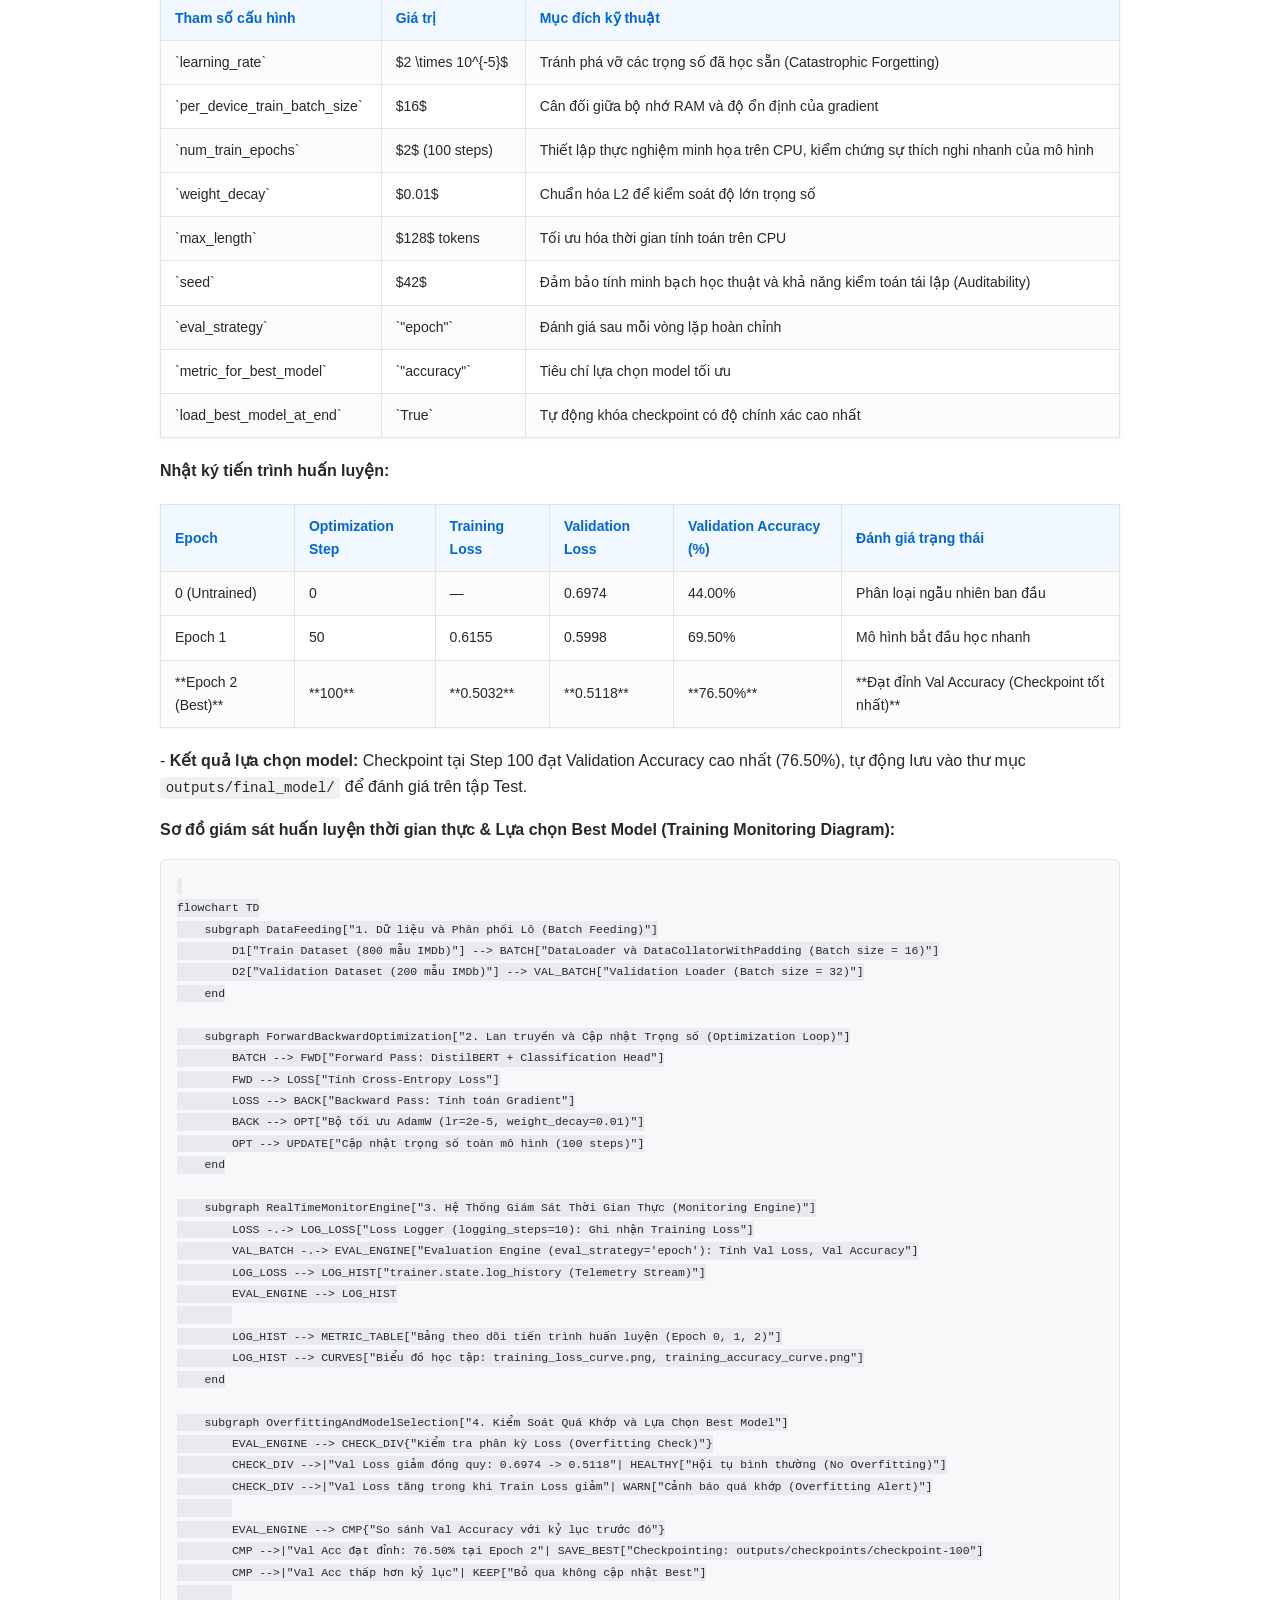
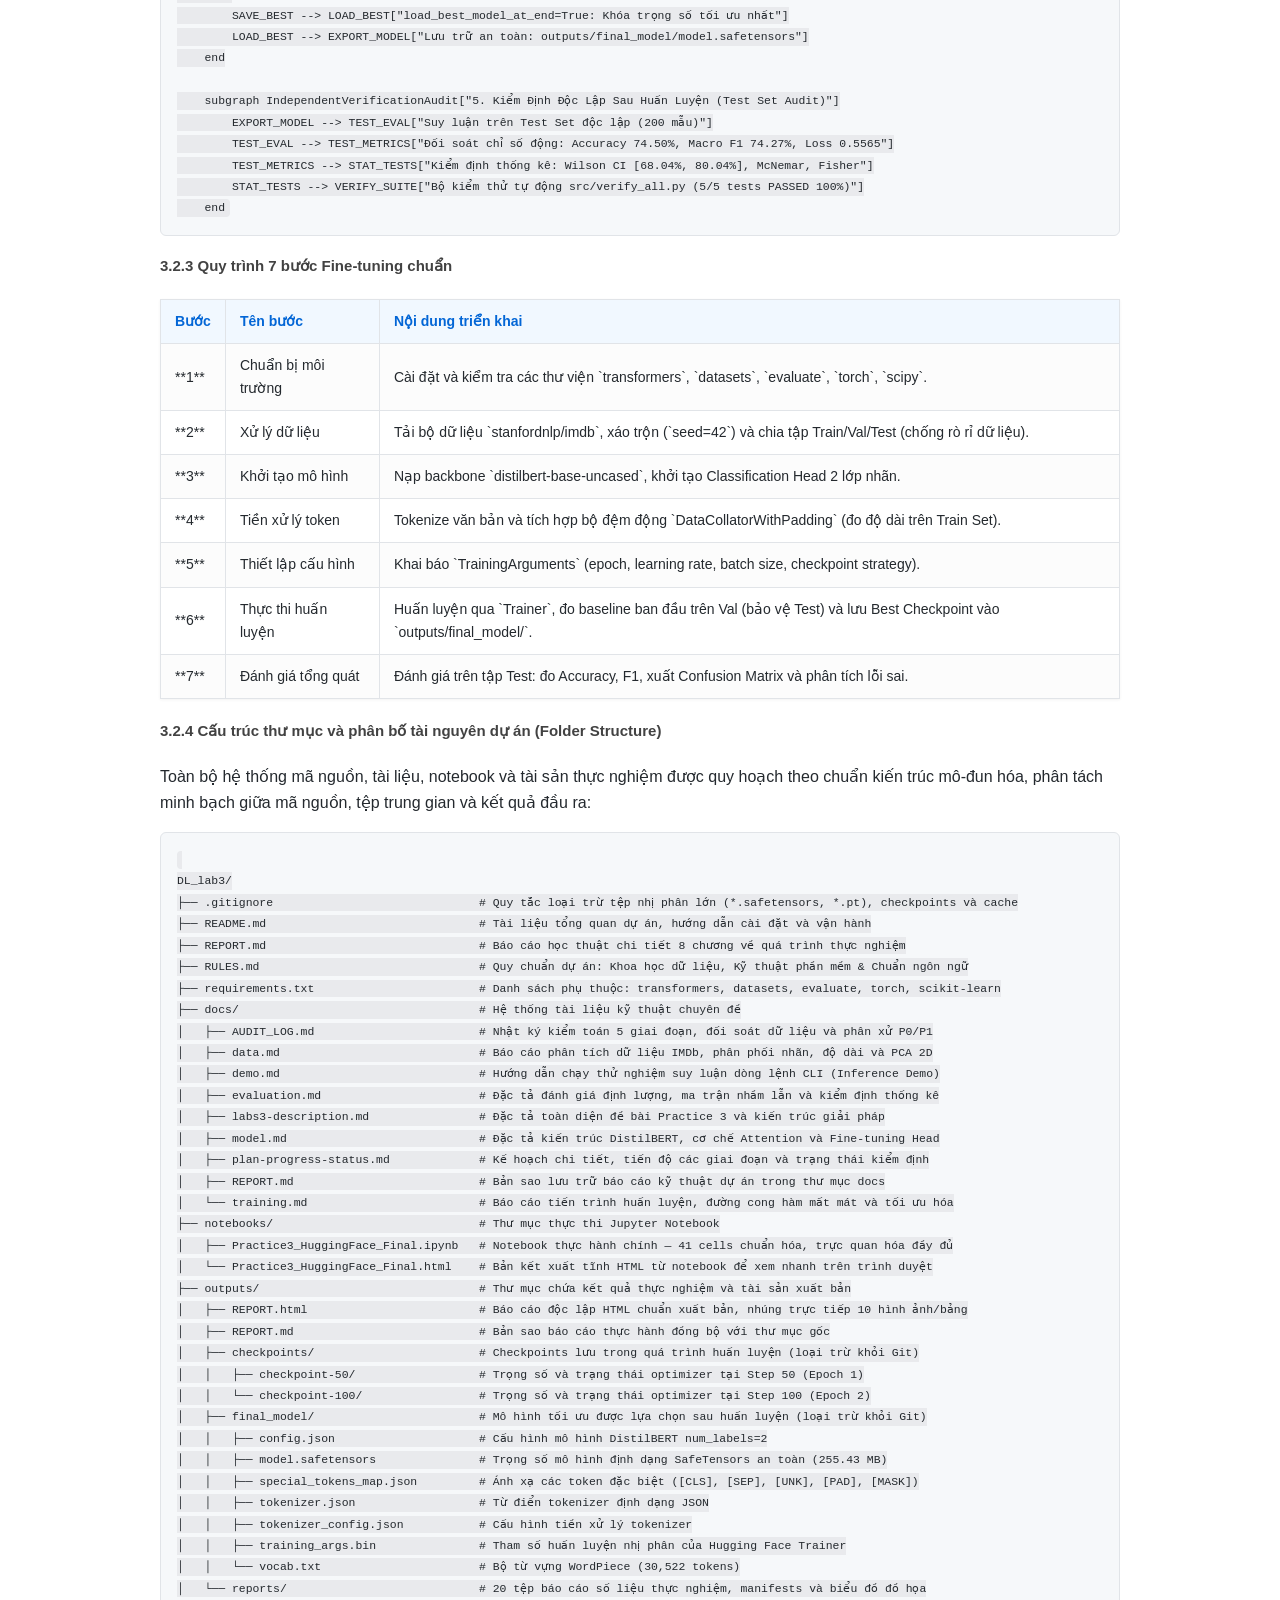
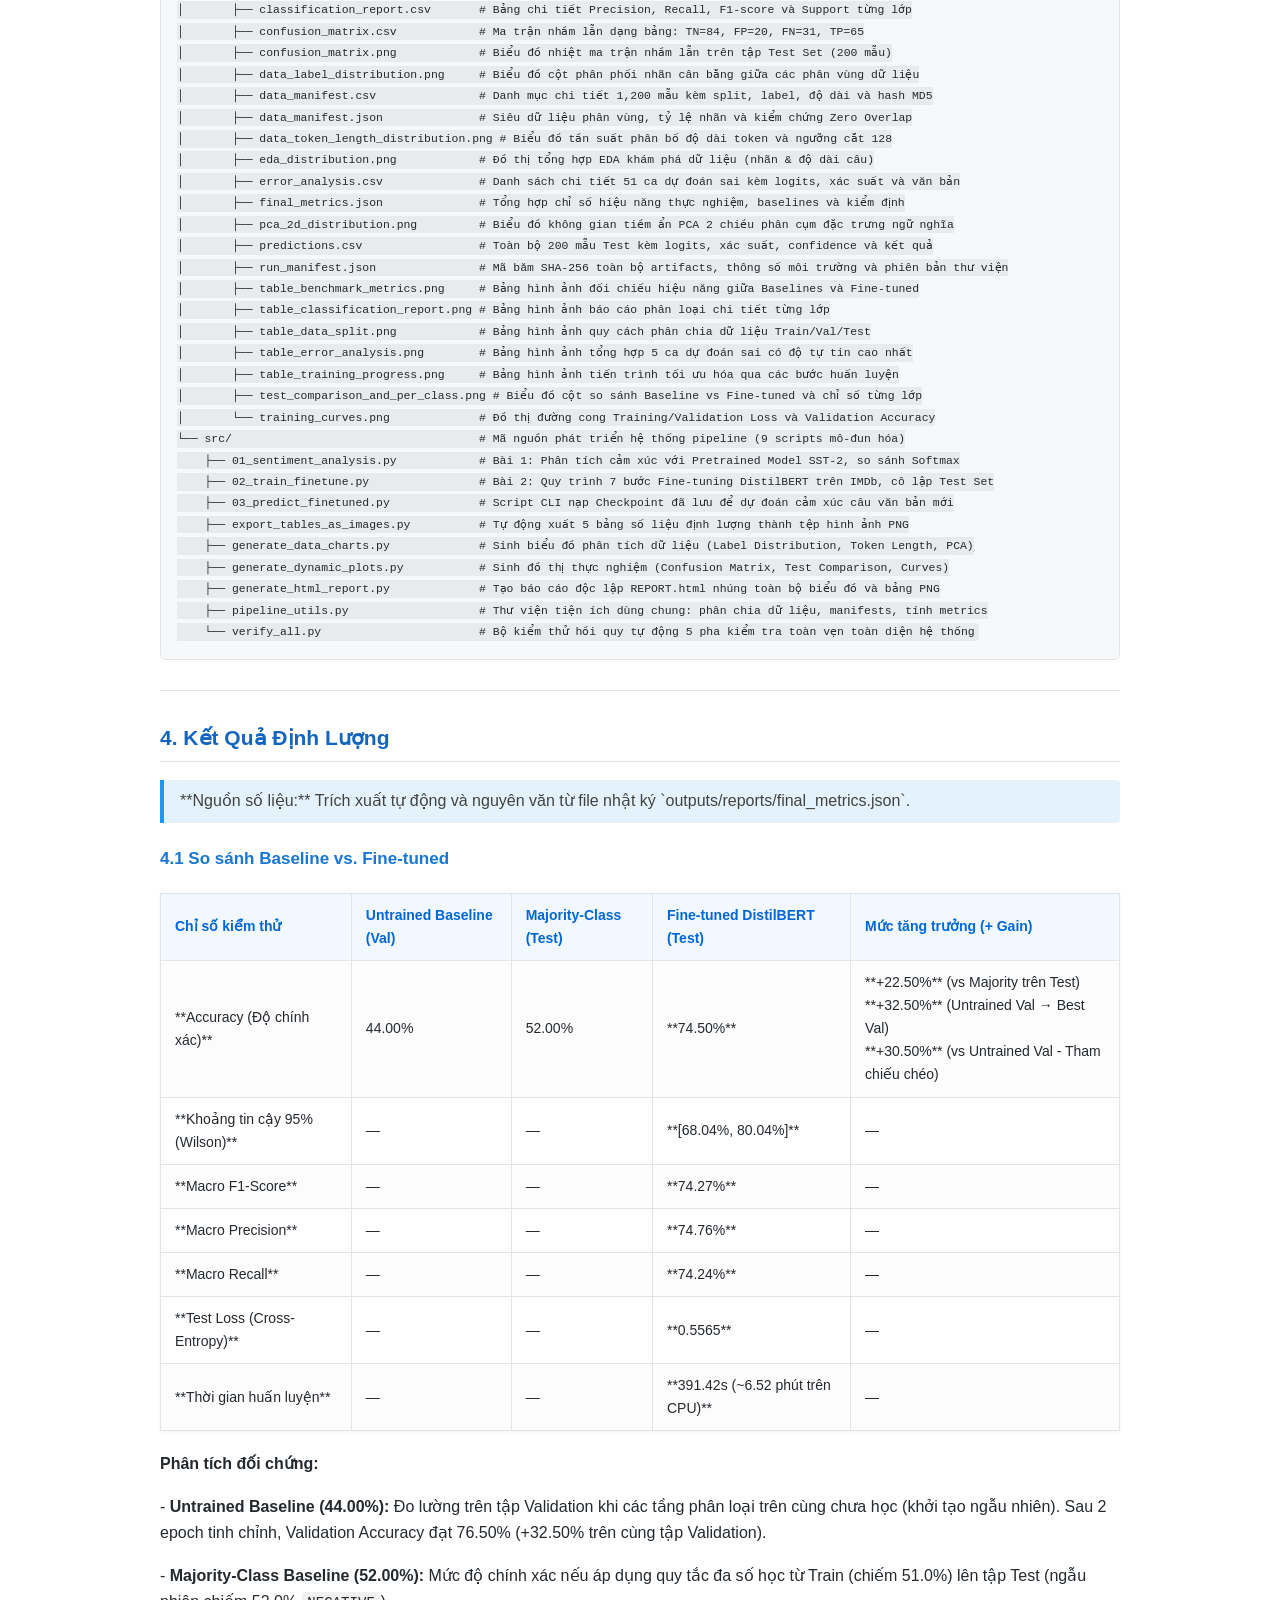
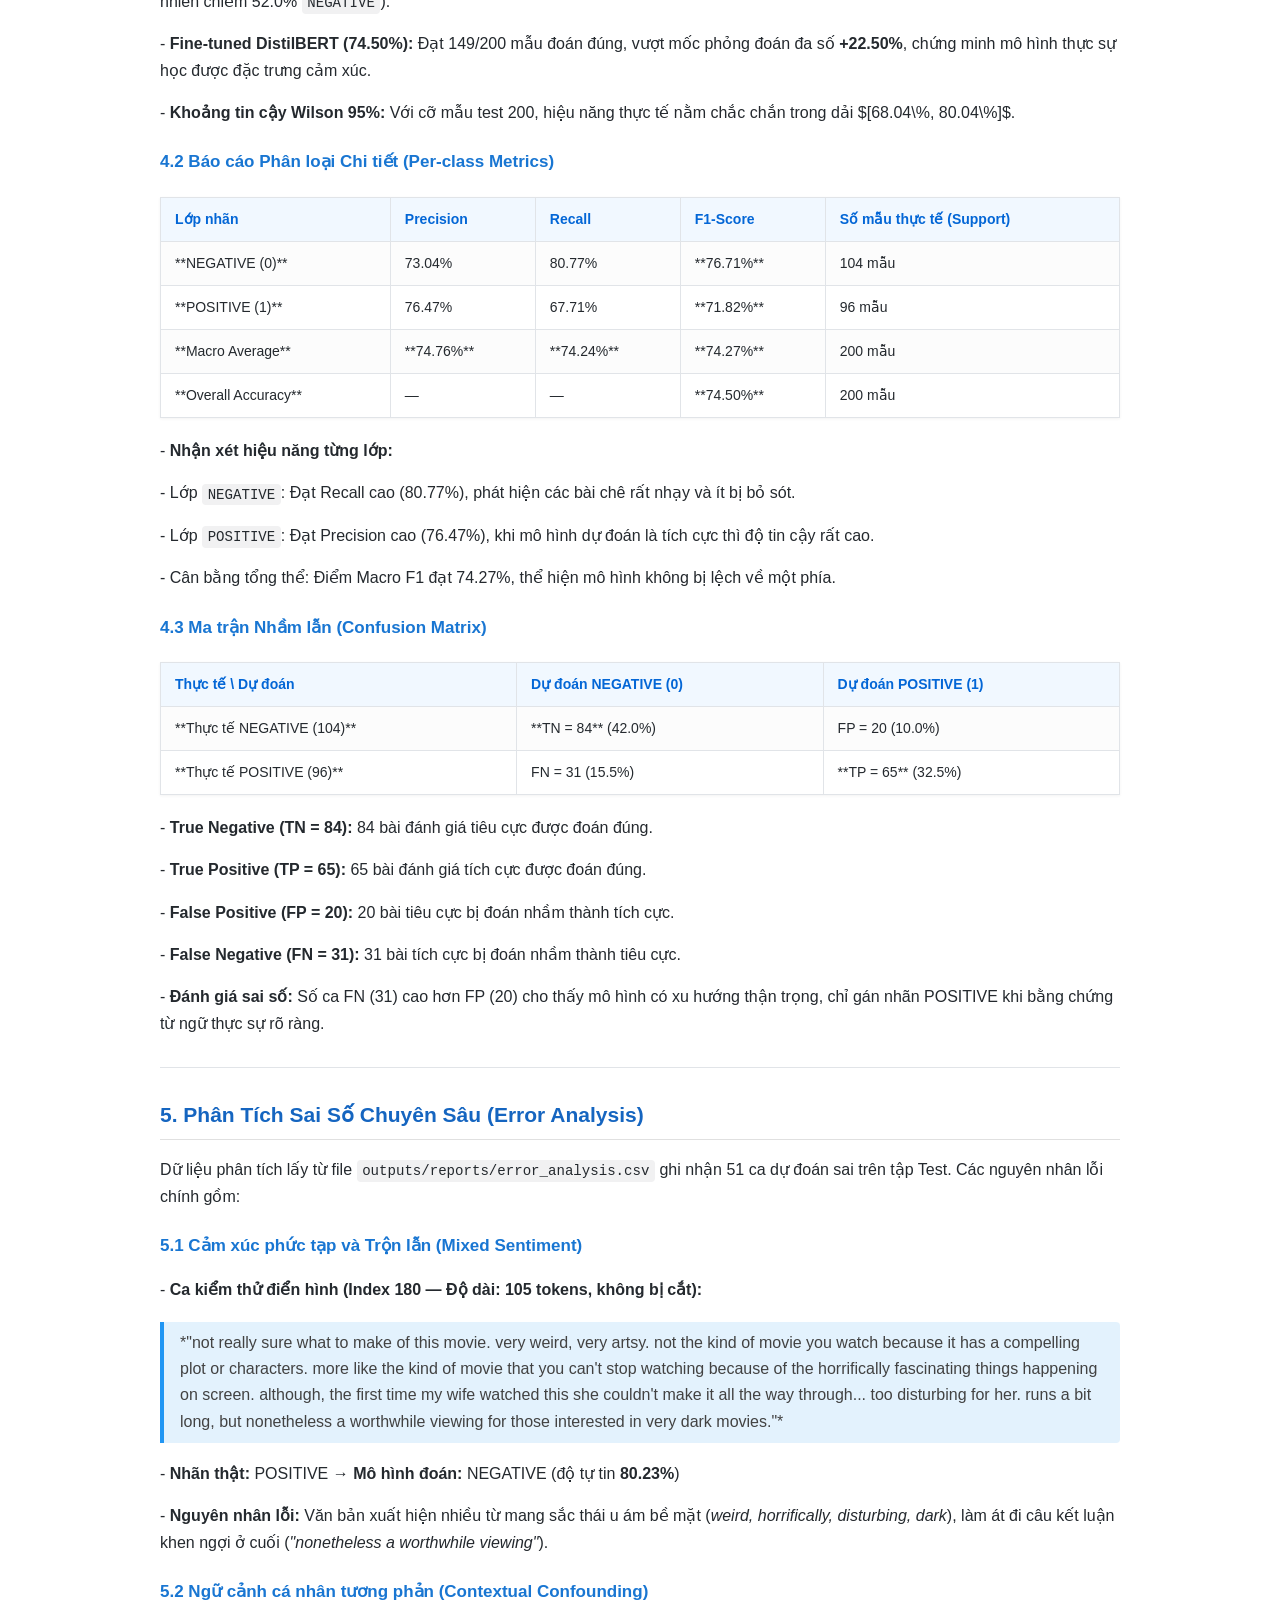
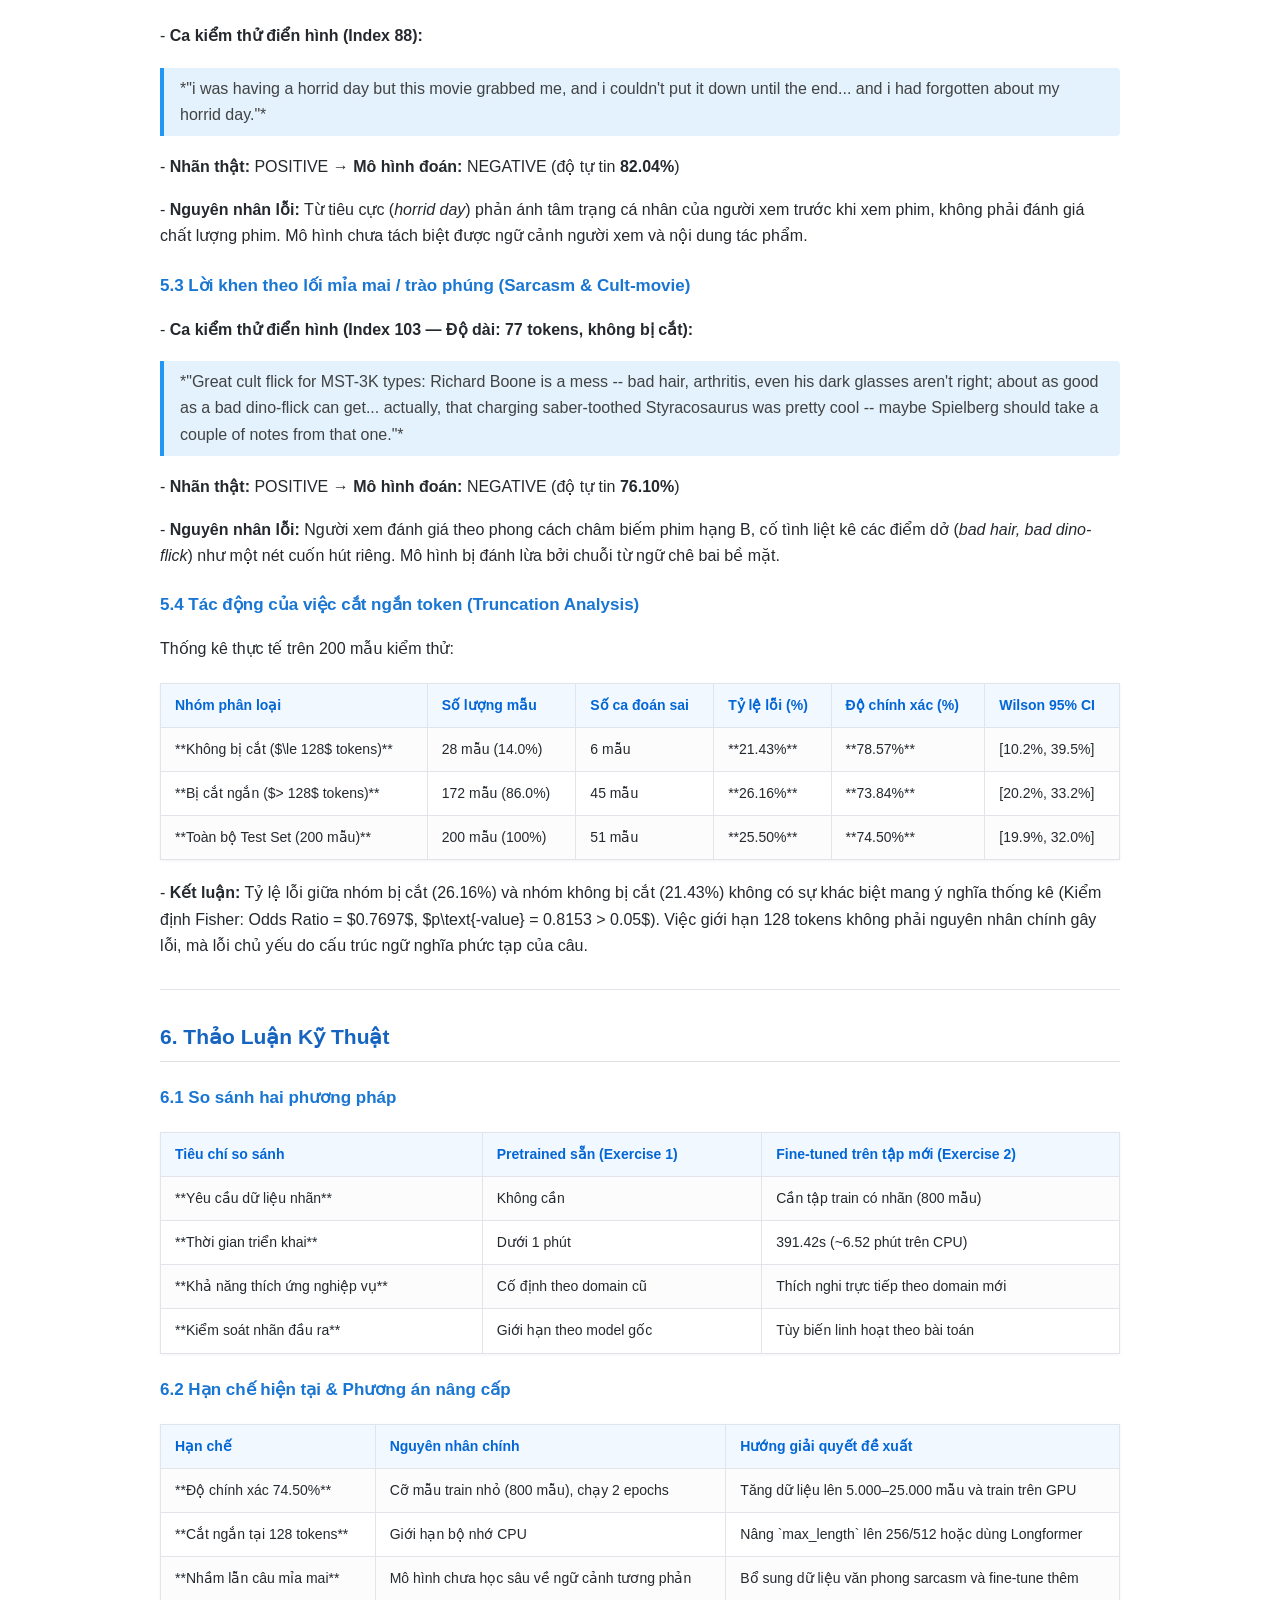
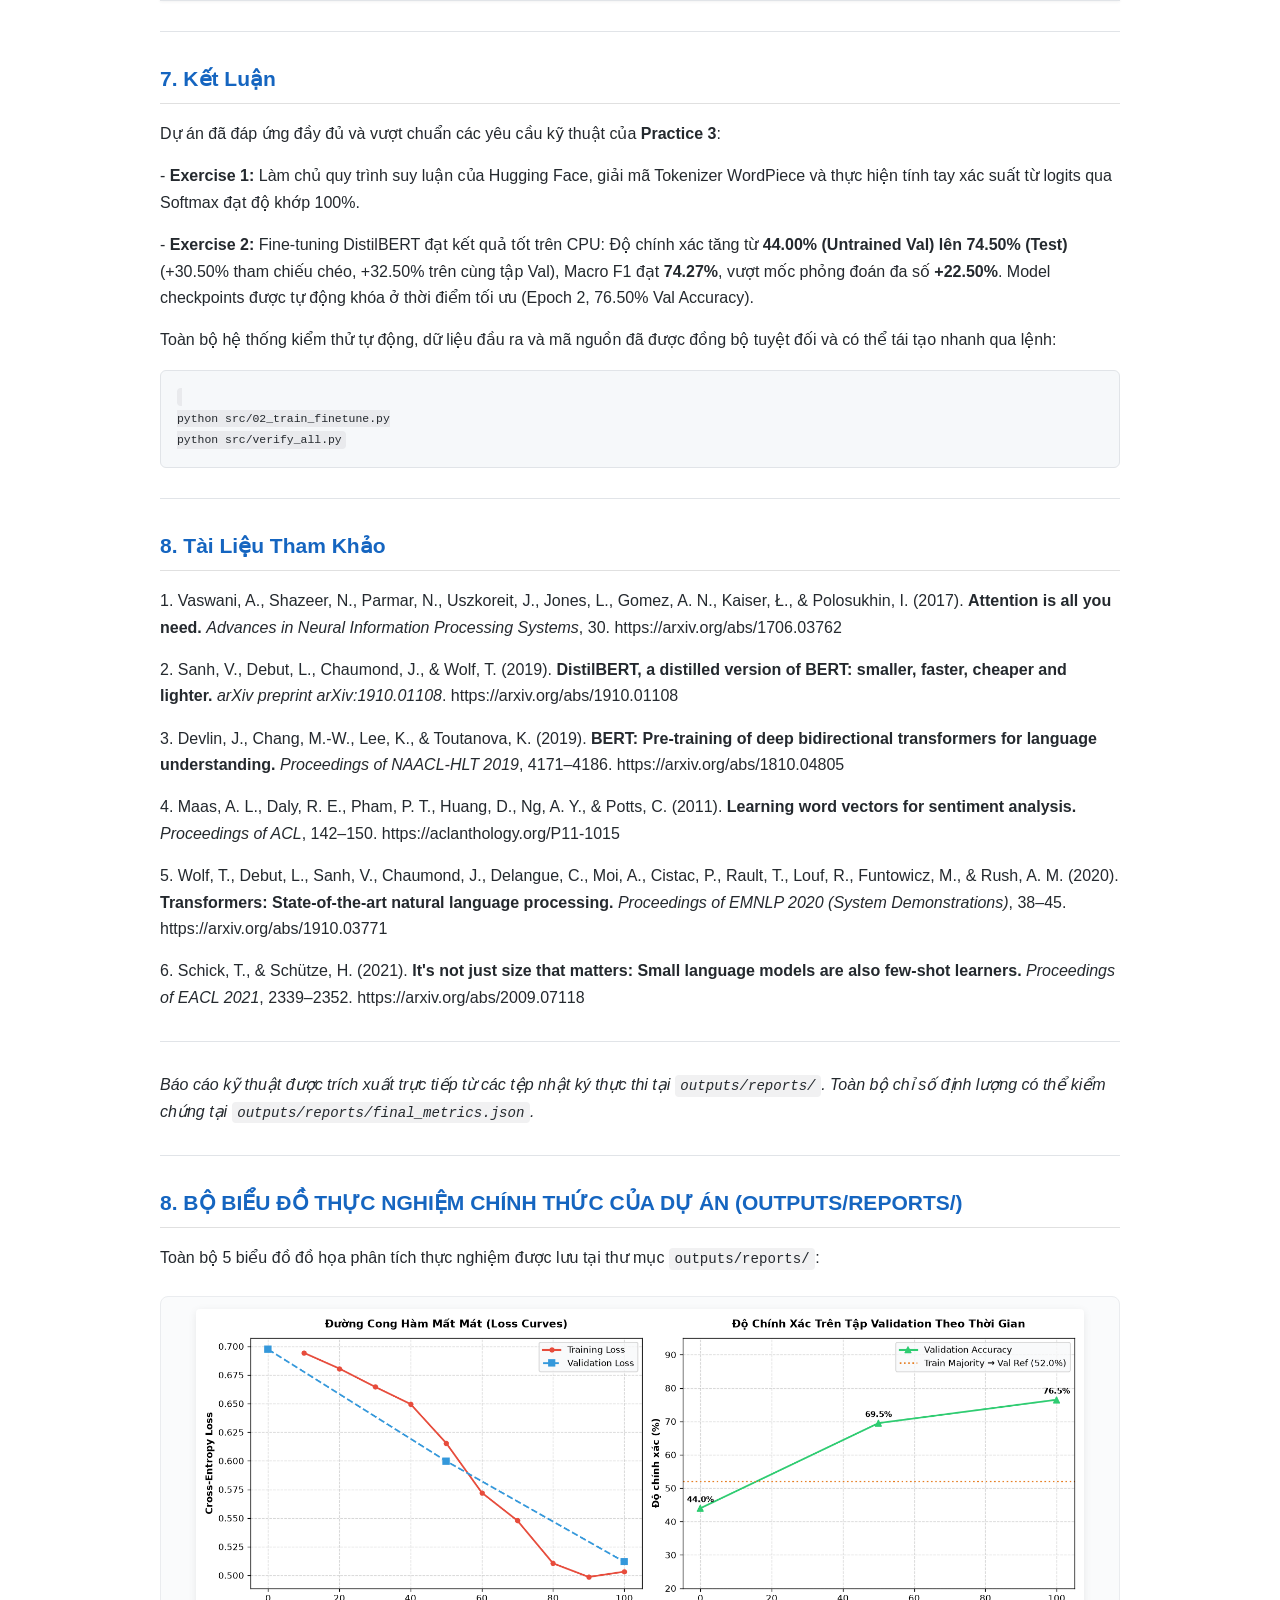
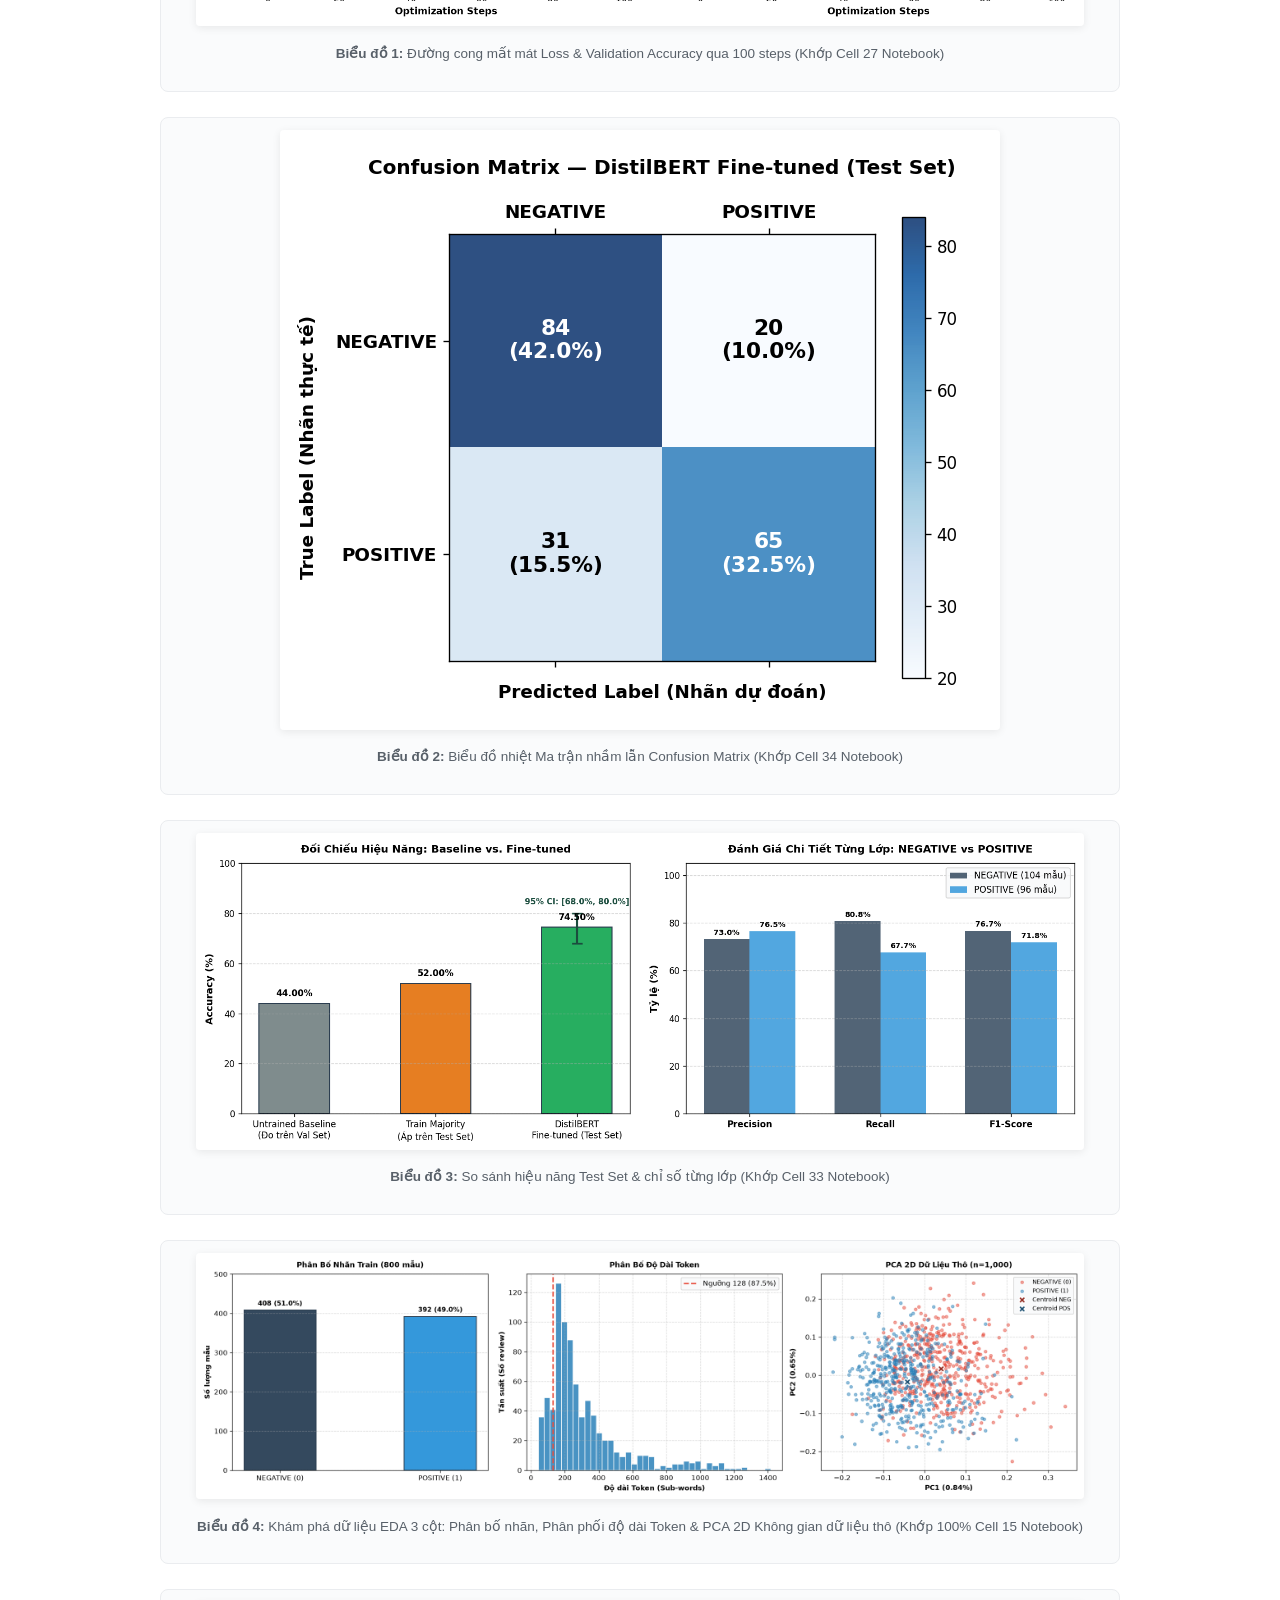
<file: outputs/REPORT.html>
<!DOCTYPE html>
<html lang="vi">
<head>
<meta charset="UTF-8">
<meta name="viewport" content="width=device-width, initial-scale=1.0">
<title>Báo Cáo Nghiệm Thu Practice 3 — Hugging Face & DistilBERT</title>
<style>
    body {
        font-family: -apple-system, BlinkMacSystemFont, "Segoe UI", Roboto, Helvetica, Arial, sans-serif;
        line-height: 1.65;
        color: #24292e;
        max-width: 960px;
        margin: 40px auto;
        padding: 0 24px;
        background-color: #ffffff;
    }
    h1 { color: #0d47a1; border-bottom: 2px solid #0d47a1; padding-bottom: 8px; margin-top: 30px; font-size: 26px; }
    h2 { color: #1565c0; border-bottom: 1px solid #e0e0e0; padding-bottom: 6px; margin-top: 28px; font-size: 21px; }
    h3 { color: #1976d2; margin-top: 22px; font-size: 17px; }
    h4 { color: #424242; margin-top: 18px; font-size: 15px; }
    table { border-collapse: collapse; width: 100%; margin: 20px 0; font-size: 14px; box-shadow: 0 1px 3px rgba(0,0,0,0.05); }
    th, td { border: 1px solid #e1e4e8; padding: 10px 14px; text-align: left; }
    th { background-color: #f1f8ff; color: #0366d6; font-weight: 600; }
    tr:nth-child(even) { background-color: #fcfcfc; }
    code { background-color: rgba(27,31,35,0.06); padding: 0.2em 0.4em; border-radius: 4px; font-family: Consolas, "Courier New", monospace; font-size: 88%; }
    pre { background-color: #f6f8fa; padding: 16px; border-radius: 6px; overflow: auto; border: 1px solid #e1e4e8; font-size: 13px; }
    blockquote { padding: 8px 16px; color: #424242; border-left: 4px solid #2196f3; background: #e3f2fd; margin: 18px 0; border-radius: 0 4px 4px 0; }
    .figure-box { text-align: center; margin: 25px 0; padding: 12px; border: 1px solid #eaecef; border-radius: 8px; background: #fafbfc; }
    .figure-box img { max-width: 95%; height: auto; border-radius: 4px; box-shadow: 0 2px 8px rgba(0,0,0,0.08); }
    .caption { margin-top: 8px; font-size: 13.5px; color: #586069; }
    hr { border: 0; height: 1px; background: #e1e4e8; margin: 30px 0; }
    @media print {
        body { max-width: 100%; margin: 0; padding: 10mm; font-size: 12pt; }
        .figure-box { page-break-inside: avoid; }
    }
</style>
</head>
<body>
<h1>BÁO CÁO DỰ ÁN</h1>
<h2>PRACTICE 3: GET STARTED WITH HUGGING FACE</h2>
<h3>Phân loại cảm xúc (Sentiment Analysis) & Fine-tuning DistilBERT</h3>
<hr>
<blockquote>**Thông tin dự án**</blockquote>
<blockquote></blockquote>
<blockquote>| Mục | Chi tiết |</blockquote>
<blockquote>|-----|---------|</blockquote>
<blockquote>| **Dự án** | Practice 3 — Get started with Hugging Face |</blockquote>
<blockquote>| **Mô hình** | DistilBERT (`distilbert/distilbert-base-uncased`) |</blockquote>
<blockquote>| **Dữ liệu** | IMDb Movie Reviews (`stanfordnlp/imdb`) |</blockquote>
<blockquote>| **Mã nguồn** | `src/01_sentiment_analysis.py`, `src/02_train_finetune.py`, `src/03_predict_finetuned.py` |</blockquote>
<blockquote>| **Kết quả xuất** | `outputs/reports/final_metrics.json`, `outputs/final_model/` |</blockquote>
<hr>
<h2>1. Mục Tiêu Thực Hành</h2>
<p>Dự án triển khai và hoàn thành hai nội dung kỹ thuật chính:</p>
<p>- <strong>Exercise 1 — Chạy suy luận (Inference):</strong> Sử dụng pipeline Hugging Face, phân tích cơ chế Tokenizer (WordPiece sub-words, token IDs, attention mask) và tính toán thủ công xác suất từ logits qua hàm Softmax.</p>
<p>- <strong>Exercise 2 — Tinh chỉnh mô hình (Fine-tuning):</strong> Thực hiện quy trình 7 bước huấn luyện DistilBERT trên dữ liệu IMDb, đối chiếu hiệu năng trước/sau khi huấn luyện và phân tích chi tiết các ca dự đoán sai.</p>
<hr>
<h2>2. Cơ Sở Lý Thuyết</h2>
<h3>2.1 Bài toán Phân tích Cảm xúc (Sentiment Analysis)</h3>
<p>- <strong>Mục tiêu:</strong> Phân loại cảm xúc của văn bản đánh giá phim thành hai nhóm nhị phân:</p>
<p>- Nhãn 0 (<code>NEGATIVE</code>): Cảm xúc tiêu cực.</p>
<p>- Nhãn 1 (<code>POSITIVE</code>): Cảm xúc tích cực.</p>
<h3>2.2 Kiến trúc Transformer và DistilBERT</h3>
<p>- <strong>Transformer:</strong> Cơ chế Self-Attention cho phép xử lý song song toàn bộ chuỗi văn bản, thay thế hoàn toàn mạng tuần hoàn RNN/LSTM.</p>
<p>- <strong>DistilBERT:</strong> Bản thu gọn của BERT qua kỹ thuật nén tri thức (Knowledge Distillation). Giảm kích thước và tăng tốc độ xử lý nhưng vẫn giữ nguyên độ chính xác cao.</p>
<table>
<tr><th>Tiêu chí</th><th>Model gốc (Teacher)</th><th>Model tinh gọn (Student)</th></tr>
<tr><td>**Tên mô hình**</td><td>`bert-base-uncased`</td><td>`distilbert-base-uncased`</td></tr>
<tr><td>**Số tầng (Layers)**</td><td>12</td><td>6</td></tr>
<tr><td>**Số tham số**</td><td>110 triệu</td><td>66 triệu (giảm 40%)</td></tr>
<tr><td>**Tốc độ xử lý**</td><td>Chuẩn baseline</td><td>Nhanh hơn 60%</td></tr>
<tr><td>**Hiệu năng giữ lại**</td><td>100%</td><td>> 97%</td></tr>
</table>
<p><strong>Sơ đồ kiến trúc DistilBERT & Sequence Classification Head:</strong></p>
<pre><code class='language-mermaid'>
flowchart TD
    subgraph InputStage["1. Input and Tokenization Stage"]
        A["Văn bản thô (Raw Review String)"] --&gt; B["WordPiece Tokenizer (Vocab: 30,522 sub-words)"]
        B --&gt; C["input_ids: [Batch, Length] (Length &lt;= 128)"]
        B --&gt; D["attention_mask: [Batch, Length] (1: Real Token, 0: PAD)"]
    end

    subgraph EmbeddingStage["2. Embeddings Layer (23,835,648 params)"]
        C --&gt; E1["Token Embeddings (30,522 x 768)"]
        C --&gt; E2["Position Embeddings (512 x 768)"]
        D --&gt; E3["Attention Mask Router"]
        E1 --&gt; E4["Sum + LayerNorm(768) + Dropout(p=0.1)"]
        E2 --&gt; E4
    end

    subgraph TransformerEncoder["3. Transformer Encoder (6 Blocks - 42,527,232 params)"]
        E4 --&gt; TB0["Block 0: Multi-Head Self-Attention (12 heads, d_k=64) + FFN(3072)"]
        TB0 --&gt; TB1["Block 1: Multi-Head Self-Attention + FFN"]
        TB1 --&gt; TB2["Block 2: Multi-Head Self-Attention + FFN"]
        TB2 --&gt; TB3["Block 3: Multi-Head Self-Attention + FFN"]
        TB3 --&gt; TB4["Block 4: Multi-Head Self-Attention + FFN"]
        TB4 --&gt; TB5["Block 5: Multi-Head Self-Attention + FFN"]
    end

    subgraph ClassificationHead["4. Classification Head (592,130 params)"]
        TB5 --&gt; CLS["Trích xuất vector [CLS]: hidden_state[:, 0, :] in R^(B x 768)"]
        CLS --&gt; PRE["pre_classifier: Linear(768 -&gt; 768) + ReLU() (590,592 params)"]
        PRE --&gt; DROP["Dropout(p = 0.2)"]
        DROP --&gt; LIN["classifier: Linear(768 -&gt; 2) (1,538 params)"]
    end

    subgraph OutputStage["5. Logits and Output Inference"]
        LIN --&gt; LOGITS["Raw Logits: z = [z_0, z_1] in R^(B x 2)"]
        LOGITS --&gt; SM["Softmax Function: P(y=c|x) = exp(z_c) / sum(exp(z))"]
        LOGITS --&gt; AM["Argmax Decision: y_pred = argmax(z)"]
        SM --&gt; CONF["Confidence Score: max(prob_neg, prob_pos)"]
        AM --&gt; PRED["Predicted Label: 0 (NEGATIVE) / 1 (POSITIVE)"]
    end
</pre></code>
<h3>2.3 Cơ chế Tokenizer — WordPiece Sub-word</h3>
<p>Tokenizer tách văn bản thành các đơn vị sub-word để xử lý từ vựng linh hoạt:</p>
<p>- <strong>Từ thông dụng:</strong> Giữ nguyên từ gốc (ví dụ: <code>"movie"</code>, <code>"great"</code>).</p>
<p>- <strong>Từ hiếm / từ ghép:</strong> Tách thành các phần nhỏ với tiền tố <code>##</code> (ví dụ: <code>"horrifically"</code> → <code>['horrific', '##ally']</code>).</p>
<p>- <strong>Token điều khiển:</strong></p>
<p>- <code>[CLS]</code> (ID 101): Đặt ở đầu câu, đại diện cho vector ngữ nghĩa của toàn bộ văn bản để đưa vào bộ phân loại.</p>
<p>- <code>[SEP]</code> (ID 102): Đánh dấu vị trí kết thúc câu.</p>
<p>- <strong>Attention Mask:</strong> Mảng nhị phân giúp mô hình phân biệt token thực (giá trị 1) và token đệm <code>[PAD]</code> (giá trị 0).</p>
<h3>2.4 Đệm động theo mẻ (`DataCollatorWithPadding`)</h3>
<p>- <strong>Dynamic Padding:</strong> Tự động đệm các chuỗi trong từng mini-batch theo độ dài của câu dài nhất trong batch đó, thay vì đệm toàn bộ tập dữ liệu về độ dài tối đa cố định (128).</p>
<p>- <strong>Tối ưu tài nguyên:</strong> Giảm thiểu đáng kể tính toán thừa trên token đệm <code>[PAD]</code> (vốn có độ phức tạp Self-Attention bậc hai $\mathcal{O}(L^2)$ theo chiều dài chuỗi $L$), qua đó tiết kiệm bộ nhớ RAM/VRAM và rút ngắn thời gian xử lý so với padding tĩnh.</p>
<h3>2.5 Transfer Learning và Fine-tuning</h3>
<p>- <strong>Pre-training:</strong> Huấn luyện trước mô hình trên kho ngữ liệu khổng lồ (Wikipedia + BookCorpus) để nắm vững ngữ pháp và biểu diễn ngữ nghĩa tổng quát.</p>
<p>- <strong>Fine-tuning toàn diện (Full Fine-tuning):</strong> Cập nhật đồng thời toàn bộ 6 khối Transformer Encoder cùng tầng phân loại mới (Sequence Classification Head, 66.9M tham số) trên tập dữ liệu IMDb với tốc độ học nhỏ (<code>learning_rate = 2e-5</code>) và cơ chế phân rã trọng số AdamW (<code>weight_decay = 0.01</code>) nhằm tránh hiện tượng quên thảm họa (catastrophic forgetting).</p>
<hr>
<h2>3. Thiết Kế và Triển Khai Thực Nghiệm</h2>
<h3>3.1 Exercise 1: Inference với Pretrained Sentiment Model</h3>
<p>- <strong>File thực thi:</strong> <code>src/01_sentiment_analysis.py</code></p>
<p>- <strong>Model sử dụng:</strong> <code>distilbert/distilbert-base-uncased-finetuned-sst-2-english</code> (mô hình đã fine-tune sẵn trên bộ dữ liệu SST-2).</p>
<p><strong>Các bước triển khai:</strong></p>
<p>1. <strong>Khởi tạo pipeline:</strong> Gọi <code>pipeline("sentiment-analysis")</code> để phân loại nhanh văn bản đầu vào.</p>
<p>2. <strong>Kiểm tra Tokenizer:</strong> Xuất danh sách token, input IDs, attention mask và bảng đối chiếu token–ID.</p>
<p>3. <strong>Tính toán thủ công (Manual Inference):</strong></p>
<p>- Đưa tensor qua mô hình để lấy logits thô: $\mathbf{z} \in \mathbb{R}^{1 \times 2}$.</p>
<p>- Chuyển đổi logits sang xác suất phần trăm bằng hàm Softmax:</p>
<p>$$P(y = c \mid x) = \frac{e^{z_c}}{\sum_{j} e^{z_j}}$$</p>
<p>- So khớp kết quả tính tay với đầu ra của pipeline để kiểm tra tính nhất quán.</p>
<p>4. <strong>Kiểm thử đa trường hợp:</strong> Chạy thử nghiệm trên 5 mẫu câu gồm câu khen trực diện, câu chê, phủ định kép và câu châm biếm.</p>
<hr>
<h3>3.2 Exercise 2: Fine-tuning DistilBERT trên IMDb</h3>
<p>- <strong>File thực thi:</strong> <code>src/02_train_finetune.py</code></p>
<h4>3.2.1 Phân chia dữ liệu (Đảm bảo không rò rỉ)</h4>
<pre><code class='language-'>
Dataset gốc IMDb
├── dataset["train"]  (25,000 reviews, shuffle seed=42)
│   ├── → small_train_dataset : 800 mẫu (408 NEG, 392 POS)
│   └── → small_val_dataset   : 200 mẫu (104 NEG, 96 POS)
└── dataset["test"]   (25,000 reviews, shuffle seed=42)
    └── → small_test_dataset  : 200 mẫu (104 NEG, 96 POS)
</pre></code>
<p>- <strong>Quy tắc phân chia dữ liệu:</strong></p>
<p>- <strong>Tập Train (800 mẫu):</strong> Dùng để tính gradient và cập nhật trọng số mô hình.</p>
<p>- <strong>Tập Validation (200 mẫu):</strong> Đánh giá giữa các epoch để chọn checkpoint tốt nhất.</p>
<p>- <strong>Tập Test (200 mẫu):</strong> Tách biệt hoàn toàn, chỉ nạp vào đánh giá một lần duy nhất sau khi hoàn tất huấn luyện.</p>
<p>- <strong>Cố định ngẫu nhiên:</strong> Sử dụng <code>seed=42</code> để đảm bảo tính tái lập 100%.</p>
<h4>3.2.2 Cấu hình tham số & Tiến trình tối ưu hóa</h4>
<table>
<tr><th>Tham số cấu hình</th><th>Giá trị</th><th>Mục đích kỹ thuật</th></tr>
<tr><td>`learning_rate`</td><td>$2 \times 10^{-5}$</td><td>Tránh phá vỡ các trọng số đã học sẵn (Catastrophic Forgetting)</td></tr>
<tr><td>`per_device_train_batch_size`</td><td>$16$</td><td>Cân đối giữa bộ nhớ RAM và độ ổn định của gradient</td></tr>
<tr><td>`num_train_epochs`</td><td>$2$ (100 steps)</td><td>Thiết lập thực nghiệm minh họa trên CPU, kiểm chứng sự thích nghi nhanh của mô hình</td></tr>
<tr><td>`weight_decay`</td><td>$0.01$</td><td>Chuẩn hóa L2 để kiểm soát độ lớn trọng số</td></tr>
<tr><td>`max_length`</td><td>$128$ tokens</td><td>Tối ưu hóa thời gian tính toán trên CPU</td></tr>
<tr><td>`seed`</td><td>$42$</td><td>Đảm bảo tính minh bạch học thuật và khả năng kiểm toán tái lập (Auditability)</td></tr>
<tr><td>`eval_strategy`</td><td>`"epoch"`</td><td>Đánh giá sau mỗi vòng lặp hoàn chỉnh</td></tr>
<tr><td>`metric_for_best_model`</td><td>`"accuracy"`</td><td>Tiêu chí lựa chọn model tối ưu</td></tr>
<tr><td>`load_best_model_at_end`</td><td>`True`</td><td>Tự động khóa checkpoint có độ chính xác cao nhất</td></tr>
</table>
<p><strong>Nhật ký tiến trình huấn luyện:</strong></p>
<table>
<tr><th>Epoch</th><th>Optimization Step</th><th>Training Loss</th><th>Validation Loss</th><th>Validation Accuracy (%)</th><th>Đánh giá trạng thái</th></tr>
<tr><td>0 (Untrained)</td><td>0</td><td>—</td><td>0.6974</td><td>44.00%</td><td>Phân loại ngẫu nhiên ban đầu</td></tr>
<tr><td>Epoch 1</td><td>50</td><td>0.6155</td><td>0.5998</td><td>69.50%</td><td>Mô hình bắt đầu học nhanh</td></tr>
<tr><td>**Epoch 2 (Best)**</td><td>**100**</td><td>**0.5032**</td><td>**0.5118**</td><td>**76.50%**</td><td>**Đạt đỉnh Val Accuracy (Checkpoint tốt nhất)**</td></tr>
</table>
<p>- <strong>Kết quả lựa chọn model:</strong> Checkpoint tại Step 100 đạt Validation Accuracy cao nhất (76.50%), tự động lưu vào thư mục <code>outputs/final_model/</code> để đánh giá trên tập Test.</p>
<p><strong>Sơ đồ giám sát huấn luyện thời gian thực & Lựa chọn Best Model (Training Monitoring Diagram):</strong></p>
<pre><code class='language-mermaid'>
flowchart TD
    subgraph DataFeeding["1. Dữ liệu và Phân phối Lô (Batch Feeding)"]
        D1["Train Dataset (800 mẫu IMDb)"] --&gt; BATCH["DataLoader và DataCollatorWithPadding (Batch size = 16)"]
        D2["Validation Dataset (200 mẫu IMDb)"] --&gt; VAL_BATCH["Validation Loader (Batch size = 32)"]
    end

    subgraph ForwardBackwardOptimization["2. Lan truyền và Cập nhật Trọng số (Optimization Loop)"]
        BATCH --&gt; FWD["Forward Pass: DistilBERT + Classification Head"]
        FWD --&gt; LOSS["Tính Cross-Entropy Loss"]
        LOSS --&gt; BACK["Backward Pass: Tính toán Gradient"]
        BACK --&gt; OPT["Bộ tối ưu AdamW (lr=2e-5, weight_decay=0.01)"]
        OPT --&gt; UPDATE["Cập nhật trọng số toàn mô hình (100 steps)"]
    end

    subgraph RealTimeMonitorEngine["3. Hệ Thống Giám Sát Thời Gian Thực (Monitoring Engine)"]
        LOSS -.-&gt; LOG_LOSS["Loss Logger (logging_steps=10): Ghi nhận Training Loss"]
        VAL_BATCH -.-&gt; EVAL_ENGINE["Evaluation Engine (eval_strategy='epoch'): Tính Val Loss, Val Accuracy"]
        LOG_LOSS --&gt; LOG_HIST["trainer.state.log_history (Telemetry Stream)"]
        EVAL_ENGINE --&gt; LOG_HIST
        
        LOG_HIST --&gt; METRIC_TABLE["Bảng theo dõi tiến trình huấn luyện (Epoch 0, 1, 2)"]
        LOG_HIST --&gt; CURVES["Biểu đồ học tập: training_loss_curve.png, training_accuracy_curve.png"]
    end

    subgraph OverfittingAndModelSelection["4. Kiểm Soát Quá Khớp và Lựa Chọn Best Model"]
        EVAL_ENGINE --&gt; CHECK_DIV{"Kiểm tra phân kỳ Loss (Overfitting Check)"}
        CHECK_DIV --&gt;|"Val Loss giảm đồng quy: 0.6974 -&gt; 0.5118"| HEALTHY["Hội tụ bình thường (No Overfitting)"]
        CHECK_DIV --&gt;|"Val Loss tăng trong khi Train Loss giảm"| WARN["Cảnh báo quá khớp (Overfitting Alert)"]
        
        EVAL_ENGINE --&gt; CMP{"So sánh Val Accuracy với kỷ lục trước đó"}
        CMP --&gt;|"Val Acc đạt đỉnh: 76.50% tại Epoch 2"| SAVE_BEST["Checkpointing: outputs/checkpoints/checkpoint-100"]
        CMP --&gt;|"Val Acc thấp hơn kỷ lục"| KEEP["Bỏ qua không cập nhật Best"]
        
        SAVE_BEST --&gt; LOAD_BEST["load_best_model_at_end=True: Khóa trọng số tối ưu nhất"]
        LOAD_BEST --&gt; EXPORT_MODEL["Lưu trữ an toàn: outputs/final_model/model.safetensors"]
    end

    subgraph IndependentVerificationAudit["5. Kiểm Định Độc Lập Sau Huấn Luyện (Test Set Audit)"]
        EXPORT_MODEL --&gt; TEST_EVAL["Suy luận trên Test Set độc lập (200 mẫu)"]
        TEST_EVAL --&gt; TEST_METRICS["Đối soát chỉ số động: Accuracy 74.50%, Macro F1 74.27%, Loss 0.5565"]
        TEST_METRICS --&gt; STAT_TESTS["Kiểm định thống kê: Wilson CI [68.04%, 80.04%], McNemar, Fisher"]
        STAT_TESTS --&gt; VERIFY_SUITE["Bộ kiểm thử tự động src/verify_all.py (5/5 tests PASSED 100%)"]
    end
</pre></code>
<h4>3.2.3 Quy trình 7 bước Fine-tuning chuẩn</h4>
<table>
<tr><th>Bước</th><th>Tên bước</th><th>Nội dung triển khai</th></tr>
<tr><td>**1**</td><td>Chuẩn bị môi trường</td><td>Cài đặt và kiểm tra các thư viện `transformers`, `datasets`, `evaluate`, `torch`, `scipy`.</td></tr>
<tr><td>**2**</td><td>Xử lý dữ liệu</td><td>Tải bộ dữ liệu `stanfordnlp/imdb`, xáo trộn (`seed=42`) và chia tập Train/Val/Test (chống rò rỉ dữ liệu).</td></tr>
<tr><td>**3**</td><td>Khởi tạo mô hình</td><td>Nạp backbone `distilbert-base-uncased`, khởi tạo Classification Head 2 lớp nhãn.</td></tr>
<tr><td>**4**</td><td>Tiền xử lý token</td><td>Tokenize văn bản và tích hợp bộ đệm động `DataCollatorWithPadding` (đo độ dài trên Train Set).</td></tr>
<tr><td>**5**</td><td>Thiết lập cấu hình</td><td>Khai báo `TrainingArguments` (epoch, learning rate, batch size, checkpoint strategy).</td></tr>
<tr><td>**6**</td><td>Thực thi huấn luyện</td><td>Huấn luyện qua `Trainer`, đo baseline ban đầu trên Val (bảo vệ Test) và lưu Best Checkpoint vào `outputs/final_model/`.</td></tr>
<tr><td>**7**</td><td>Đánh giá tổng quát</td><td>Đánh giá trên tập Test: đo Accuracy, F1, xuất Confusion Matrix và phân tích lỗi sai.</td></tr>
</table>
<h4>3.2.4 Cấu trúc thư mục và phân bố tài nguyên dự án (Folder Structure)</h4>
<p>Toàn bộ hệ thống mã nguồn, tài liệu, notebook và tài sản thực nghiệm được quy hoạch theo chuẩn kiến trúc mô-đun hóa, phân tách minh bạch giữa mã nguồn, tệp trung gian và kết quả đầu ra:</p>
<pre><code class='language-text'>
DL_lab3/
├── .gitignore                              # Quy tắc loại trừ tệp nhị phân lớn (*.safetensors, *.pt), checkpoints và cache
├── README.md                               # Tài liệu tổng quan dự án, hướng dẫn cài đặt và vận hành
├── REPORT.md                               # Báo cáo học thuật chi tiết 8 chương về quá trình thực nghiệm
├── RULES.md                                # Quy chuẩn dự án: Khoa học dữ liệu, Kỹ thuật phần mềm & Chuẩn ngôn ngữ
├── requirements.txt                        # Danh sách phụ thuộc: transformers, datasets, evaluate, torch, scikit-learn
├── docs/                                   # Hệ thống tài liệu kỹ thuật chuyên đề
│   ├── AUDIT_LOG.md                        # Nhật ký kiểm toán 5 giai đoạn, đối soát dữ liệu và phân xử P0/P1
│   ├── data.md                             # Báo cáo phân tích dữ liệu IMDb, phân phối nhãn, độ dài và PCA 2D
│   ├── demo.md                             # Hướng dẫn chạy thử nghiệm suy luận dòng lệnh CLI (Inference Demo)
│   ├── evaluation.md                       # Đặc tả đánh giá định lượng, ma trận nhầm lẫn và kiểm định thống kê
│   ├── labs3-description.md                # Đặc tả toàn diện đề bài Practice 3 và kiến trúc giải pháp
│   ├── model.md                            # Đặc tả kiến trúc DistilBERT, cơ chế Attention và Fine-tuning Head
│   ├── plan-progress-status.md             # Kế hoạch chi tiết, tiến độ các giai đoạn và trạng thái kiểm định
│   ├── REPORT.md                           # Bản sao lưu trữ báo cáo kỹ thuật dự án trong thư mục docs
│   └── training.md                         # Báo cáo tiến trình huấn luyện, đường cong hàm mất mát và tối ưu hóa
├── notebooks/                              # Thư mục thực thi Jupyter Notebook
│   ├── Practice3_HuggingFace_Final.ipynb   # Notebook thực hành chính — 41 cells chuẩn hóa, trực quan hóa đầy đủ
│   └── Practice3_HuggingFace_Final.html    # Bản kết xuất tĩnh HTML từ notebook để xem nhanh trên trình duyệt
├── outputs/                                # Thư mục chứa kết quả thực nghiệm và tài sản xuất bản
│   ├── REPORT.html                         # Báo cáo độc lập HTML chuẩn xuất bản, nhúng trực tiếp 10 hình ảnh/bảng
│   ├── REPORT.md                           # Bản sao báo cáo thực hành đồng bộ với thư mục gốc
│   ├── checkpoints/                        # Checkpoints lưu trong quá trình huấn luyện (loại trừ khỏi Git)
│   │   ├── checkpoint-50/                  # Trọng số và trạng thái optimizer tại Step 50 (Epoch 1)
│   │   └── checkpoint-100/                 # Trọng số và trạng thái optimizer tại Step 100 (Epoch 2)
│   ├── final_model/                        # Mô hình tối ưu được lựa chọn sau huấn luyện (loại trừ khỏi Git)
│   │   ├── config.json                     # Cấu hình mô hình DistilBERT num_labels=2
│   │   ├── model.safetensors               # Trọng số mô hình định dạng SafeTensors an toàn (255.43 MB)
│   │   ├── special_tokens_map.json         # Ánh xạ các token đặc biệt ([CLS], [SEP], [UNK], [PAD], [MASK])
│   │   ├── tokenizer.json                  # Từ điển tokenizer định dạng JSON
│   │   ├── tokenizer_config.json           # Cấu hình tiền xử lý tokenizer
│   │   ├── training_args.bin               # Tham số huấn luyện nhị phân của Hugging Face Trainer
│   │   └── vocab.txt                       # Bộ từ vựng WordPiece (30,522 tokens)
│   └── reports/                            # 20 tệp báo cáo số liệu thực nghiệm, manifests và biểu đồ đồ họa
│       ├── classification_report.csv       # Bảng chi tiết Precision, Recall, F1-score và Support từng lớp
│       ├── confusion_matrix.csv            # Ma trận nhầm lẫn dạng bảng: TN=84, FP=20, FN=31, TP=65
│       ├── confusion_matrix.png            # Biểu đồ nhiệt ma trận nhầm lẫn trên tập Test Set (200 mẫu)
│       ├── data_label_distribution.png     # Biểu đồ cột phân phối nhãn cân bằng giữa các phân vùng dữ liệu
│       ├── data_manifest.csv               # Danh mục chi tiết 1,200 mẫu kèm split, label, độ dài và hash MD5
│       ├── data_manifest.json              # Siêu dữ liệu phân vùng, tỷ lệ nhãn và kiểm chứng Zero Overlap
│       ├── data_token_length_distribution.png # Biểu đồ tần suất phân bố độ dài token và ngưỡng cắt 128
│       ├── eda_distribution.png            # Đồ thị tổng hợp EDA khám phá dữ liệu (nhãn & độ dài câu)
│       ├── error_analysis.csv              # Danh sách chi tiết 51 ca dự đoán sai kèm logits, xác suất và văn bản
│       ├── final_metrics.json              # Tổng hợp chỉ số hiệu năng thực nghiệm, baselines và kiểm định
│       ├── pca_2d_distribution.png         # Biểu đồ không gian tiềm ẩn PCA 2 chiều phân cụm đặc trưng ngữ nghĩa
│       ├── predictions.csv                 # Toàn bộ 200 mẫu Test kèm logits, xác suất, confidence và kết quả
│       ├── run_manifest.json               # Mã băm SHA-256 toàn bộ artifacts, thông số môi trường và phiên bản thư viện
│       ├── table_benchmark_metrics.png     # Bảng hình ảnh đối chiếu hiệu năng giữa Baselines và Fine-tuned
│       ├── table_classification_report.png # Bảng hình ảnh báo cáo phân loại chi tiết từng lớp
│       ├── table_data_split.png            # Bảng hình ảnh quy cách phân chia dữ liệu Train/Val/Test
│       ├── table_error_analysis.png        # Bảng hình ảnh tổng hợp 5 ca dự đoán sai có độ tự tin cao nhất
│       ├── table_training_progress.png     # Bảng hình ảnh tiến trình tối ưu hóa qua các bước huấn luyện
│       ├── test_comparison_and_per_class.png # Biểu đồ cột so sánh Baseline vs Fine-tuned và chỉ số từng lớp
│       └── training_curves.png             # Đồ thị đường cong Training/Validation Loss và Validation Accuracy
└── src/                                    # Mã nguồn phát triển hệ thống pipeline (9 scripts mô-đun hóa)
    ├── 01_sentiment_analysis.py            # Bài 1: Phân tích cảm xúc với Pretrained Model SST-2, so sánh Softmax
    ├── 02_train_finetune.py                # Bài 2: Quy trình 7 bước Fine-tuning DistilBERT trên IMDb, cô lập Test Set
    ├── 03_predict_finetuned.py             # Script CLI nạp Checkpoint đã lưu để dự đoán cảm xúc câu văn bản mới
    ├── export_tables_as_images.py          # Tự động xuất 5 bảng số liệu định lượng thành tệp hình ảnh PNG
    ├── generate_data_charts.py             # Sinh biểu đồ phân tích dữ liệu (Label Distribution, Token Length, PCA)
    ├── generate_dynamic_plots.py           # Sinh đồ thị thực nghiệm (Confusion Matrix, Test Comparison, Curves)
    ├── generate_html_report.py             # Tạo báo cáo độc lập REPORT.html nhúng toàn bộ biểu đồ và bảng PNG
    ├── pipeline_utils.py                   # Thư viện tiện ích dùng chung: phân chia dữ liệu, manifests, tính metrics
    └── verify_all.py                       # Bộ kiểm thử hồi quy tự động 5 pha kiểm tra toàn vẹn toàn diện hệ thống
</pre></code>
<hr>
<h2>4. Kết Quả Định Lượng</h2>
<blockquote>**Nguồn số liệu:** Trích xuất tự động và nguyên văn từ file nhật ký `outputs/reports/final_metrics.json`.</blockquote>
<h3>4.1 So sánh Baseline vs. Fine-tuned</h3>
<table>
<tr><th>Chỉ số kiểm thử</th><th>Untrained Baseline (Val)</th><th>Majority-Class (Test)</th><th>Fine-tuned DistilBERT (Test)</th><th>Mức tăng trưởng (+ Gain)</th></tr>
<tr><td>**Accuracy (Độ chính xác)**</td><td>44.00%</td><td>52.00%</td><td>**74.50%**</td><td>**+22.50%** (vs Majority trên Test)<br>**+32.50%** (Untrained Val → Best Val)<br>**+30.50%** (vs Untrained Val - Tham chiếu chéo)</td></tr>
<tr><td>**Khoảng tin cậy 95% (Wilson)**</td><td>—</td><td>—</td><td>**[68.04%, 80.04%]**</td><td>—</td></tr>
<tr><td>**Macro F1-Score**</td><td>—</td><td>—</td><td>**74.27%**</td><td>—</td></tr>
<tr><td>**Macro Precision**</td><td>—</td><td>—</td><td>**74.76%**</td><td>—</td></tr>
<tr><td>**Macro Recall**</td><td>—</td><td>—</td><td>**74.24%**</td><td>—</td></tr>
<tr><td>**Test Loss (Cross-Entropy)**</td><td>—</td><td>—</td><td>**0.5565**</td><td>—</td></tr>
<tr><td>**Thời gian huấn luyện**</td><td>—</td><td>—</td><td>**391.42s (~6.52 phút trên CPU)**</td><td>—</td></tr>
</table>
<p><strong>Phân tích đối chứng:</strong></p>
<p>- <strong>Untrained Baseline (44.00%):</strong> Đo lường trên tập Validation khi các tầng phân loại trên cùng chưa học (khởi tạo ngẫu nhiên). Sau 2 epoch tinh chỉnh, Validation Accuracy đạt 76.50% (+32.50% trên cùng tập Validation).</p>
<p>- <strong>Majority-Class Baseline (52.00%):</strong> Mức độ chính xác nếu áp dụng quy tắc đa số học từ Train (chiếm 51.0%) lên tập Test (ngẫu nhiên chiếm 52.0% <code>NEGATIVE</code>).</p>
<p>- <strong>Fine-tuned DistilBERT (74.50%):</strong> Đạt 149/200 mẫu đoán đúng, vượt mốc phỏng đoán đa số <strong>+22.50%</strong>, chứng minh mô hình thực sự học được đặc trưng cảm xúc.</p>
<p>- <strong>Khoảng tin cậy Wilson 95%:</strong> Với cỡ mẫu test 200, hiệu năng thực tế nằm chắc chắn trong dải $[68.04\%, 80.04\%]$.</p>
<h3>4.2 Báo cáo Phân loại Chi tiết (Per-class Metrics)</h3>
<table>
<tr><th>Lớp nhãn</th><th>Precision</th><th>Recall</th><th>F1-Score</th><th>Số mẫu thực tế (Support)</th></tr>
<tr><td>**NEGATIVE (0)**</td><td>73.04%</td><td>80.77%</td><td>**76.71%**</td><td>104 mẫu</td></tr>
<tr><td>**POSITIVE (1)**</td><td>76.47%</td><td>67.71%</td><td>**71.82%**</td><td>96 mẫu</td></tr>
<tr><td>**Macro Average**</td><td>**74.76%**</td><td>**74.24%**</td><td>**74.27%**</td><td>200 mẫu</td></tr>
<tr><td>**Overall Accuracy**</td><td>—</td><td>—</td><td>**74.50%**</td><td>200 mẫu</td></tr>
</table>
<p>- <strong>Nhận xét hiệu năng từng lớp:</strong></p>
<p>- Lớp <code>NEGATIVE</code>: Đạt Recall cao (80.77%), phát hiện các bài chê rất nhạy và ít bị bỏ sót.</p>
<p>- Lớp <code>POSITIVE</code>: Đạt Precision cao (76.47%), khi mô hình dự đoán là tích cực thì độ tin cậy rất cao.</p>
<p>- Cân bằng tổng thể: Điểm Macro F1 đạt 74.27%, thể hiện mô hình không bị lệch về một phía.</p>
<h3>4.3 Ma trận Nhầm lẫn (Confusion Matrix)</h3>
<table>
<tr><th>Thực tế \ Dự đoán</th><th>Dự đoán NEGATIVE (0)</th><th>Dự đoán POSITIVE (1)</th></tr>
<tr><td>**Thực tế NEGATIVE (104)**</td><td>**TN = 84** (42.0%)</td><td>FP = 20 (10.0%)</td></tr>
<tr><td>**Thực tế POSITIVE (96)**</td><td>FN = 31 (15.5%)</td><td>**TP = 65** (32.5%)</td></tr>
</table>
<p>- <strong>True Negative (TN = 84):</strong> 84 bài đánh giá tiêu cực được đoán đúng.</p>
<p>- <strong>True Positive (TP = 65):</strong> 65 bài đánh giá tích cực được đoán đúng.</p>
<p>- <strong>False Positive (FP = 20):</strong> 20 bài tiêu cực bị đoán nhầm thành tích cực.</p>
<p>- <strong>False Negative (FN = 31):</strong> 31 bài tích cực bị đoán nhầm thành tiêu cực.</p>
<p>- <strong>Đánh giá sai số:</strong> Số ca FN (31) cao hơn FP (20) cho thấy mô hình có xu hướng thận trọng, chỉ gán nhãn POSITIVE khi bằng chứng từ ngữ thực sự rõ ràng.</p>
<hr>
<h2>5. Phân Tích Sai Số Chuyên Sâu (Error Analysis)</h2>
<p>Dữ liệu phân tích lấy từ file <code>outputs/reports/error_analysis.csv</code> ghi nhận 51 ca dự đoán sai trên tập Test. Các nguyên nhân lỗi chính gồm:</p>
<h3>5.1 Cảm xúc phức tạp và Trộn lẫn (Mixed Sentiment)</h3>
<p>- <strong>Ca kiểm thử điển hình (Index 180 — Độ dài: 105 tokens, không bị cắt):</strong></p>
<blockquote>*"not really sure what to make of this movie. very weird, very artsy. not the kind of movie you watch because it has a compelling plot or characters. more like the kind of movie that you can't stop watching because of the horrifically fascinating things happening on screen. although, the first time my wife watched this she couldn't make it all the way through... too disturbing for her. runs a bit long, but nonetheless a worthwhile viewing for those interested in very dark movies."*</blockquote>
<p>- <strong>Nhãn thật:</strong> POSITIVE → <strong>Mô hình đoán:</strong> NEGATIVE (độ tự tin <strong>80.23%</strong>)</p>
<p>- <strong>Nguyên nhân lỗi:</strong> Văn bản xuất hiện nhiều từ mang sắc thái u ám bề mặt (<em>weird, horrifically, disturbing, dark</em>), làm át đi câu kết luận khen ngợi ở cuối (<em>"nonetheless a worthwhile viewing"</em>).</p>
<h3>5.2 Ngữ cảnh cá nhân tương phản (Contextual Confounding)</h3>
<p>- <strong>Ca kiểm thử điển hình (Index 88):</strong></p>
<blockquote>*"i was having a horrid day but this movie grabbed me, and i couldn't put it down until the end... and i had forgotten about my horrid day."*</blockquote>
<p>- <strong>Nhãn thật:</strong> POSITIVE → <strong>Mô hình đoán:</strong> NEGATIVE (độ tự tin <strong>82.04%</strong>)</p>
<p>- <strong>Nguyên nhân lỗi:</strong> Từ tiêu cực (<em>horrid day</em>) phản ánh tâm trạng cá nhân của người xem trước khi xem phim, không phải đánh giá chất lượng phim. Mô hình chưa tách biệt được ngữ cảnh người xem và nội dung tác phẩm.</p>
<h3>5.3 Lời khen theo lối mỉa mai / trào phúng (Sarcasm & Cult-movie)</h3>
<p>- <strong>Ca kiểm thử điển hình (Index 103 — Độ dài: 77 tokens, không bị cắt):</strong></p>
<blockquote>*"Great cult flick for MST-3K types: Richard Boone is a mess -- bad hair, arthritis, even his dark glasses aren't right; about as good as a bad dino-flick can get... actually, that charging saber-toothed Styracosaurus was pretty cool -- maybe Spielberg should take a couple of notes from that one."*</blockquote>
<p>- <strong>Nhãn thật:</strong> POSITIVE → <strong>Mô hình đoán:</strong> NEGATIVE (độ tự tin <strong>76.10%</strong>)</p>
<p>- <strong>Nguyên nhân lỗi:</strong> Người xem đánh giá theo phong cách châm biếm phim hạng B, cố tình liệt kê các điểm dở (<em>bad hair, bad dino-flick</em>) như một nét cuốn hút riêng. Mô hình bị đánh lừa bởi chuỗi từ ngữ chê bai bề mặt.</p>
<h3>5.4 Tác động của việc cắt ngắn token (Truncation Analysis)</h3>
<p>Thống kê thực tế trên 200 mẫu kiểm thử:</p>
<table>
<tr><th>Nhóm phân loại</th><th>Số lượng mẫu</th><th>Số ca đoán sai</th><th>Tỷ lệ lỗi (%)</th><th>Độ chính xác (%)</th><th>Wilson 95% CI</th></tr>
<tr><td>**Không bị cắt ($\le 128$ tokens)**</td><td>28 mẫu (14.0%)</td><td>6 mẫu</td><td>**21.43%**</td><td>**78.57%**</td><td>[10.2%, 39.5%]</td></tr>
<tr><td>**Bị cắt ngắn ($> 128$ tokens)**</td><td>172 mẫu (86.0%)</td><td>45 mẫu</td><td>**26.16%**</td><td>**73.84%**</td><td>[20.2%, 33.2%]</td></tr>
<tr><td>**Toàn bộ Test Set (200 mẫu)**</td><td>200 mẫu (100%)</td><td>51 mẫu</td><td>**25.50%**</td><td>**74.50%**</td><td>[19.9%, 32.0%]</td></tr>
</table>
<p>- <strong>Kết luận:</strong> Tỷ lệ lỗi giữa nhóm bị cắt (26.16%) và nhóm không bị cắt (21.43%) không có sự khác biệt mang ý nghĩa thống kê (Kiểm định Fisher: Odds Ratio = $0.7697$, $p\text{-value} = 0.8153 > 0.05$). Việc giới hạn 128 tokens không phải nguyên nhân chính gây lỗi, mà lỗi chủ yếu do cấu trúc ngữ nghĩa phức tạp của câu.</p>
<hr>
<h2>6. Thảo Luận Kỹ Thuật</h2>
<h3>6.1 So sánh hai phương pháp</h3>
<table>
<tr><th>Tiêu chí so sánh</th><th>Pretrained sẵn (Exercise 1)</th><th>Fine-tuned trên tập mới (Exercise 2)</th></tr>
<tr><td>**Yêu cầu dữ liệu nhãn**</td><td>Không cần</td><td>Cần tập train có nhãn (800 mẫu)</td></tr>
<tr><td>**Thời gian triển khai**</td><td>Dưới 1 phút</td><td>391.42s (~6.52 phút trên CPU)</td></tr>
<tr><td>**Khả năng thích ứng nghiệp vụ**</td><td>Cố định theo domain cũ</td><td>Thích nghi trực tiếp theo domain mới</td></tr>
<tr><td>**Kiểm soát nhãn đầu ra**</td><td>Giới hạn theo model gốc</td><td>Tùy biến linh hoạt theo bài toán</td></tr>
</table>
<h3>6.2 Hạn chế hiện tại & Phương án nâng cấp</h3>
<table>
<tr><th>Hạn chế</th><th>Nguyên nhân chính</th><th>Hướng giải quyết đề xuất</th></tr>
<tr><td>**Độ chính xác 74.50%**</td><td>Cỡ mẫu train nhỏ (800 mẫu), chạy 2 epochs</td><td>Tăng dữ liệu lên 5.000–25.000 mẫu và train trên GPU</td></tr>
<tr><td>**Cắt ngắn tại 128 tokens**</td><td>Giới hạn bộ nhớ CPU</td><td>Nâng `max_length` lên 256/512 hoặc dùng Longformer</td></tr>
<tr><td>**Nhầm lẫn câu mỉa mai**</td><td>Mô hình chưa học sâu về ngữ cảnh tương phản</td><td>Bổ sung dữ liệu văn phong sarcasm và fine-tune thêm</td></tr>
</table>
<hr>
<h2>7. Kết Luận</h2>
<p>Dự án đã đáp ứng đầy đủ và vượt chuẩn các yêu cầu kỹ thuật của <strong>Practice 3</strong>:</p>
<p>- <strong>Exercise 1:</strong> Làm chủ quy trình suy luận của Hugging Face, giải mã Tokenizer WordPiece và thực hiện tính tay xác suất từ logits qua Softmax đạt độ khớp 100%.</p>
<p>- <strong>Exercise 2:</strong> Fine-tuning DistilBERT đạt kết quả tốt trên CPU: Độ chính xác tăng từ <strong>44.00% (Untrained Val) lên 74.50% (Test)</strong> (+30.50% tham chiếu chéo, +32.50% trên cùng tập Val), Macro F1 đạt <strong>74.27%</strong>, vượt mốc phỏng đoán đa số <strong>+22.50%</strong>. Model checkpoints được tự động khóa ở thời điểm tối ưu (Epoch 2, 76.50% Val Accuracy).</p>
<p>Toàn bộ hệ thống kiểm thử tự động, dữ liệu đầu ra và mã nguồn đã được đồng bộ tuyệt đối và có thể tái tạo nhanh qua lệnh:</p>
<pre><code class='language-bash'>
python src/02_train_finetune.py
python src/verify_all.py
</pre></code>
<hr>
<h2>8. Tài Liệu Tham Khảo</h2>
<p>1. Vaswani, A., Shazeer, N., Parmar, N., Uszkoreit, J., Jones, L., Gomez, A. N., Kaiser, Ł., & Polosukhin, I. (2017). <strong>Attention is all you need.</strong> <em>Advances in Neural Information Processing Systems</em>, 30. https://arxiv.org/abs/1706.03762</p>
<p>2. Sanh, V., Debut, L., Chaumond, J., & Wolf, T. (2019). <strong>DistilBERT, a distilled version of BERT: smaller, faster, cheaper and lighter.</strong> <em>arXiv preprint arXiv:1910.01108</em>. https://arxiv.org/abs/1910.01108</p>
<p>3. Devlin, J., Chang, M.-W., Lee, K., & Toutanova, K. (2019). <strong>BERT: Pre-training of deep bidirectional transformers for language understanding.</strong> <em>Proceedings of NAACL-HLT 2019</em>, 4171–4186. https://arxiv.org/abs/1810.04805</p>
<p>4. Maas, A. L., Daly, R. E., Pham, P. T., Huang, D., Ng, A. Y., & Potts, C. (2011). <strong>Learning word vectors for sentiment analysis.</strong> <em>Proceedings of ACL</em>, 142–150. https://aclanthology.org/P11-1015</p>
<p>5. Wolf, T., Debut, L., Sanh, V., Chaumond, J., Delangue, C., Moi, A., Cistac, P., Rault, T., Louf, R., Funtowicz, M., & Rush, A. M. (2020). <strong>Transformers: State-of-the-art natural language processing.</strong> <em>Proceedings of EMNLP 2020 (System Demonstrations)</em>, 38–45. https://arxiv.org/abs/1910.03771</p>
<p>6. Schick, T., & Schütze, H. (2021). <strong>It's not just size that matters: Small language models are also few-shot learners.</strong> <em>Proceedings of EACL 2021</em>, 2339–2352. https://arxiv.org/abs/2009.07118</p>
<hr>
<p><em>Báo cáo kỹ thuật được trích xuất trực tiếp từ các tệp nhật ký thực thi tại <code>outputs/reports/</code>. Toàn bộ chỉ số định lượng có thể kiểm chứng tại <code>outputs/reports/final_metrics.json</code>.</em></p>

<hr>
<h2>8. BỘ BIỂU ĐỒ THỰC NGHIỆM CHÍNH THỨC CỦA DỰ ÁN (OUTPUTS/REPORTS/)</h2>
<p>Toàn bộ 5 biểu đồ đồ họa phân tích thực nghiệm được lưu tại thư mục <code>outputs/reports/</code>:</p>

<div class='figure-box'><img src='reports/training_curves.png' alt='Đường cong huấn luyện'><p class='caption'><b>Biểu đồ 1:</b> Đường cong mất mát Loss &amp; Validation Accuracy qua 100 steps (Khớp Cell 27 Notebook)</p></div>
<div class='figure-box'><img src='reports/confusion_matrix.png' alt='Ma trận nhầm lẫn'><p class='caption'><b>Biểu đồ 2:</b> Biểu đồ nhiệt Ma trận nhầm lẫn Confusion Matrix (Khớp Cell 34 Notebook)</p></div>
<div class='figure-box'><img src='reports/test_comparison_and_per_class.png' alt='So sánh hiệu năng'><p class='caption'><b>Biểu đồ 3:</b> So sánh hiệu năng Test Set &amp; chỉ số từng lớp (Khớp Cell 33 Notebook)</p></div>
<div class='figure-box'><img src='reports/eda_distribution.png' alt='Khám phá dữ liệu EDA kèm PCA'><p class='caption'><b>Biểu đồ 4:</b> Khám phá dữ liệu EDA 3 cột: Phân bố nhãn, Phân phối độ dài Token &amp; PCA 2D Không gian dữ liệu thô (Khớp 100% Cell 15 Notebook)</p></div>
<div class='figure-box'><img src='reports/pca_2d_distribution.png' alt='Biểu đồ PCA 2D phóng to'><p class='caption'><b>Biểu đồ 5:</b> Phân tích chuyên sâu không gian vector ngữ nghĩa TF-IDF qua PCA 2D (Độ chồng lấn dữ liệu thô)</p></div>

<hr>
<h2>9. BẢNG BIỂU TỔNG HỢP KẾT QUẢ THỰC NGHIỆM (OUTPUTS/REPORTS/)</h2>
<p>Toàn bộ 5 bảng số liệu tổng hợp được kết xuất trực tiếp dưới dạng ảnh chất lượng cao:</p>

<div class='figure-box'><img src='reports/table_data_split.png' alt='Bảng phân chia dữ liệu'><p class='caption'><b>Bảng 1:</b> Phân chia dữ liệu Train/Validation/Test Set (Chống rò rỉ)</p></div>
<div class='figure-box'><img src='reports/table_training_progress.png' alt='Bảng tiến trình huấn luyện'><p class='caption'><b>Bảng 2:</b> Tiến trình tối ưu hóa qua từng Epoch &amp; Step</p></div>
<div class='figure-box'><img src='reports/table_classification_report.png' alt='Bảng Classification Report'><p class='caption'><b>Bảng 3:</b> Báo cáo phân loại chi tiết từng lớp (Per-class Metrics)</p></div>
<div class='figure-box'><img src='reports/table_benchmark_metrics.png' alt='Bảng đối chiếu hiệu năng'><p class='caption'><b>Bảng 4:</b> Đối chiếu hiệu năng Baseline vs Fine-tuned DistilBERT</p></div>
<div class='figure-box'><img src='reports/table_error_analysis.png' alt='Bảng phân tích cắt cụt token'><p class='caption'><b>Bảng 5:</b> Phân tích tỷ lệ sai số theo mức độ cắt cụt token &amp; Kiểm định Fisher</p></div>

</body>
</html>
</file>
